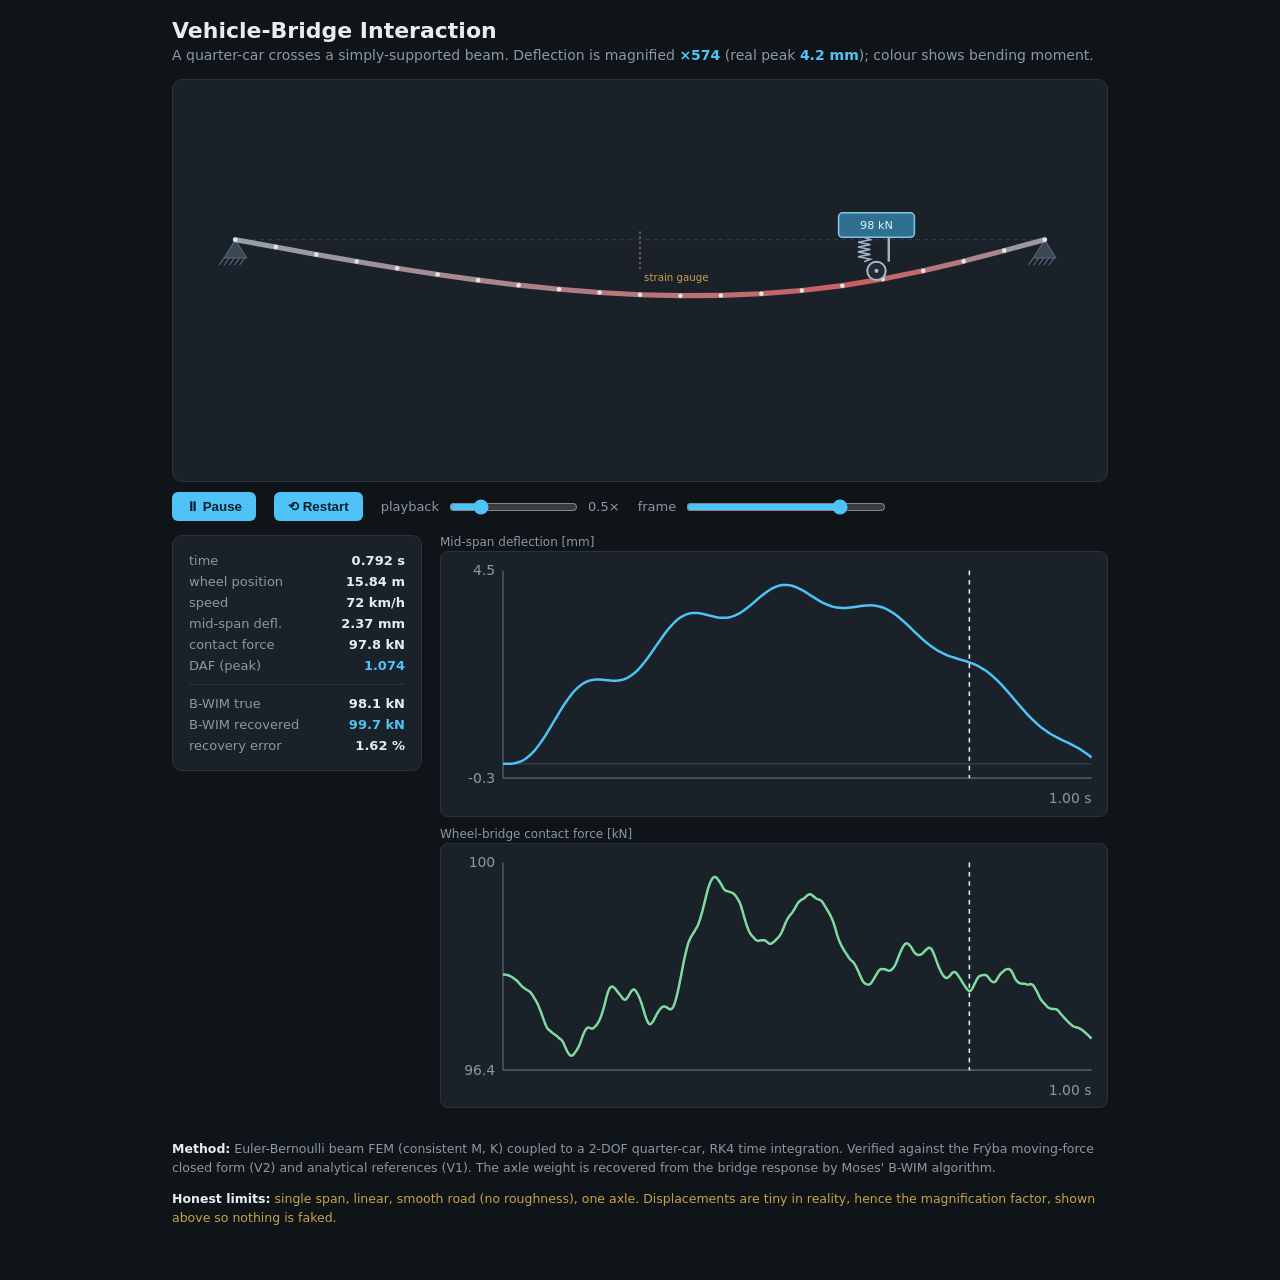
<file: web/index.html>
<!DOCTYPE html>
<html lang="en">
<head>
  <meta charset="utf-8" />
  <meta name="viewport" content="width=device-width, initial-scale=1" />
  <title>VBI Simulator, vehicle crossing a bridge</title>
  <link rel="stylesheet" href="style.css" />
</head>
<body>
  <header>
    <h1>Vehicle-Bridge Interaction</h1>
    <p class="sub">A quarter-car crosses a simply-supported beam. Deflection is
      magnified <strong id="magLabel">—</strong> (real peak
      <strong id="peakLabel">—</strong>); colour shows bending moment.</p>
  </header>

  <section id="scene-wrap">
    <svg id="scene" viewBox="0 0 900 380" preserveAspectRatio="xMidYMid meet"></svg>
  </section>

  <section id="controls">
    <button id="playBtn">⏸ Pause</button>
    <button id="restartBtn">⟲ Restart</button>
    <label>playback
      <input id="speed" type="range" min="0.1" max="2" step="0.1" value="0.5" />
      <span id="speedLabel">0.5×</span>
    </label>
    <label>frame
      <input id="scrub" type="range" min="0" max="100" step="1" value="0" />
    </label>
  </section>

  <section id="panels">
    <div class="readout" id="readout"></div>
    <div class="plots">
      <figure>
        <figcaption>Mid-span deflection [mm]</figcaption>
        <svg id="plotDefl" viewBox="0 0 430 170"></svg>
      </figure>
      <figure>
        <figcaption>Wheel-bridge contact force [kN]</figcaption>
        <svg id="plotForce" viewBox="0 0 430 170"></svg>
      </figure>
    </div>
  </section>

  <footer>
    <p><strong>Method:</strong> Euler-Bernoulli beam FEM (consistent M, K) coupled
      to a 2-DOF quarter-car, RK4 time integration. Verified against the Frýba
      moving-force closed form (V2) and analytical references (V1). The axle
      weight is recovered from the bridge response by Moses' B-WIM algorithm.</p>
    <p class="limit"><strong>Honest limits:</strong> single span, linear, smooth
      road (no roughness), one axle. Displacements are tiny in reality, hence the
      magnification factor, shown above so nothing is faked.</p>
  </footer>

  <!-- data is INJECTED, not fetched: opens by double-click, no server -->
  <script src="../output/sim_data.js"></script>
  <script src="render.js"></script>
</body>
</html>
</file>
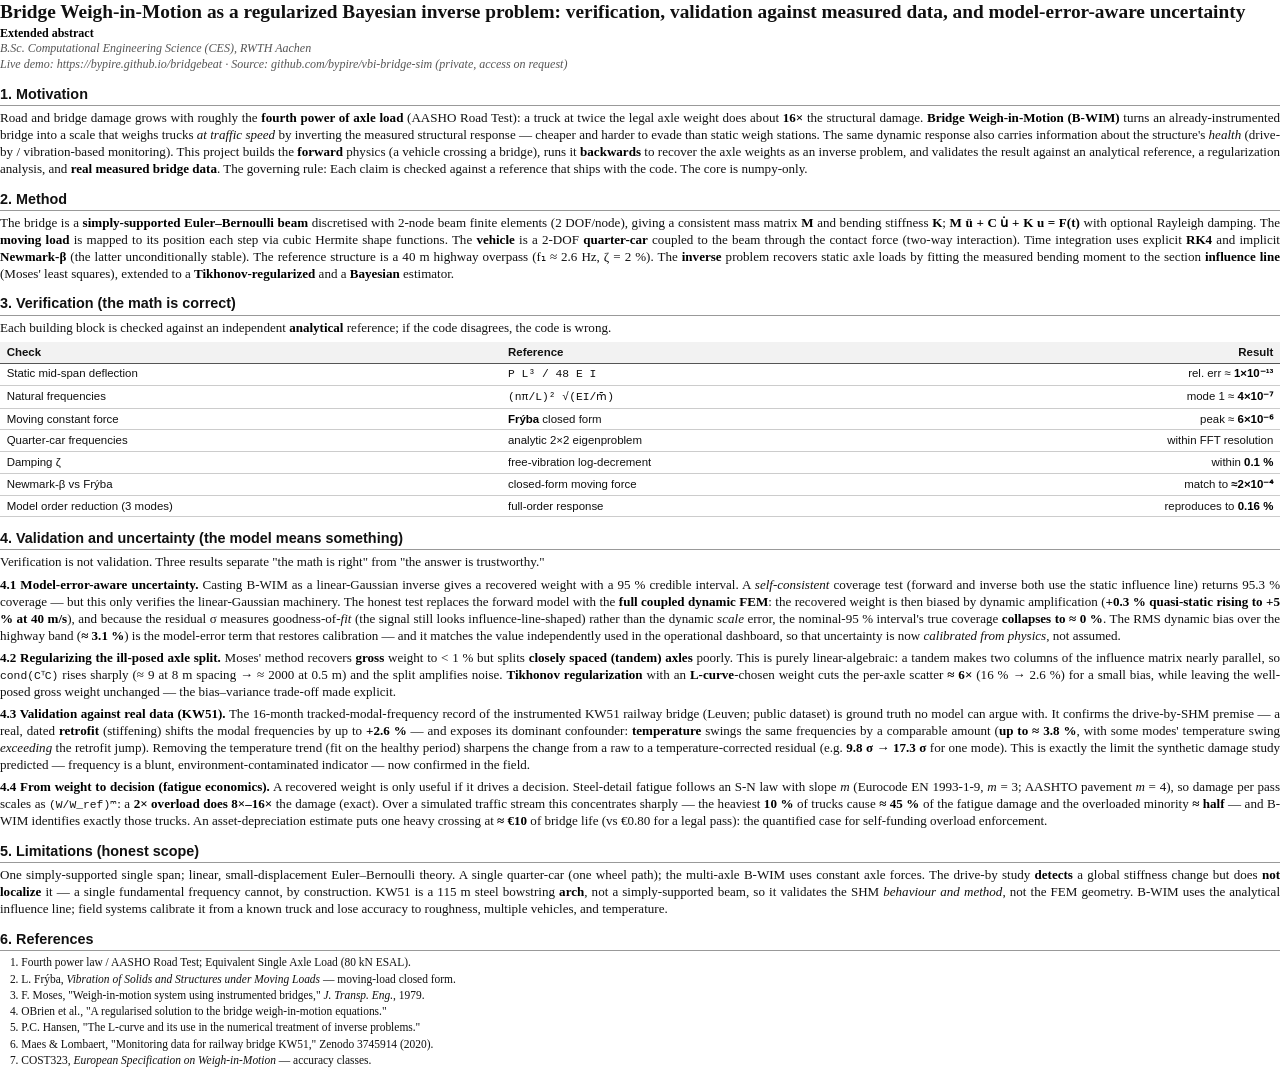
<file: output/report.html>
<!DOCTYPE html>
<html lang="en">
<head>
<meta charset="utf-8">
<title>B-WIM as a regularized Bayesian inverse problem — extended abstract</title>
<style>
  @page { size: A4; margin: 15mm 18mm; }
  html { font-size: 9.8pt; }
  body {
    font-family: "Georgia", "Times New Roman", serif;
    color: #111; line-height: 1.3; margin: 0;
    text-align: justify; hyphens: auto;
  }
  h1 { font-size: 14.5pt; line-height: 1.2; margin: 0 0 2pt 0; }
  .sub { font-size: 9pt; color: #333; margin: 0; }
  .sub em { color: #555; }
  h2 {
    font-size: 10.8pt; margin: 9pt 0 3pt 0; padding-bottom: 1pt;
    border-bottom: 0.6pt solid #999; font-family: "Helvetica","Arial",sans-serif;
  }
  p { margin: 0 0 4pt 0; }
  hr { border: none; border-top: 0.6pt solid #bbb; margin: 5pt 0; }
  table {
    width: 100%; border-collapse: collapse; font-size: 8.6pt;
    margin: 3pt 0 4pt 0; font-family: "Helvetica","Arial",sans-serif;
  }
  th, td { text-align: left; padding: 2.2pt 5pt; border-bottom: 0.5pt solid #ccc; vertical-align: top; }
  thead th { border-bottom: 1pt solid #555; background: #f2f2f2; }
  td:last-child, th:last-child { text-align: right; }
  td code, p code { font-family: "Consolas","Courier New",monospace; font-size: 8.5pt; }
  b, strong { color: #000; }
  ol { margin: 2pt 0 0 0; padding-left: 16pt; }
  ol li { font-size: 8.6pt; margin-bottom: 1pt; }
</style>
</head>
<body>

<h1>Bridge Weigh-in-Motion as a regularized Bayesian inverse problem: verification, validation against measured data, and model-error-aware uncertainty</h1>
<p class="sub"><b>Extended abstract</b><br>
<em>B.Sc. Computational Engineering Science (CES), RWTH Aachen</em><br>
<em>Live demo: https://bypire.github.io/bridgebeat &middot; Source: github.com/bypire/vbi-bridge-sim (private, access on request)</em></p>

<h2>1. Motivation</h2>
<p>Road and bridge damage grows with roughly the <b>fourth power of axle load</b> (AASHO Road
Test): a truck at twice the legal axle weight does about <b>16&times;</b> the structural damage.
<b>Bridge Weigh-in-Motion (B-WIM)</b> turns an already-instrumented bridge into a scale that
weighs trucks <em>at traffic speed</em> by inverting the measured structural response — cheaper
and harder to evade than static weigh stations. The same dynamic response also carries
information about the structure's <em>health</em> (drive-by / vibration-based monitoring). This
project builds the <b>forward</b> physics (a vehicle crossing a bridge), runs it <b>backwards</b>
to recover the axle weights as an inverse problem, and validates the result against an analytical
reference, a regularization analysis, and <b>real measured bridge data</b>. The governing rule:
Each claim is checked against a reference that ships with the code. The core is numpy-only.</p>

<h2>2. Method</h2>
<p>The bridge is a <b>simply-supported Euler–Bernoulli beam</b> discretised with 2-node beam
finite elements (2 DOF/node), giving a consistent mass matrix <b>M</b> and bending stiffness
<b>K</b>; <b>M&nbsp;&uuml;&nbsp;+&nbsp;C&nbsp;u&#775;&nbsp;+&nbsp;K&nbsp;u&nbsp;=&nbsp;F(t)</b> with
optional Rayleigh damping. The <b>moving load</b> is mapped to its position each step via cubic
Hermite shape functions. The <b>vehicle</b> is a 2-DOF <b>quarter-car</b> coupled to the beam
through the contact force (two-way interaction). Time integration uses explicit <b>RK4</b> and
implicit <b>Newmark-&beta;</b> (the latter unconditionally stable). The reference structure is a
40&nbsp;m highway overpass (f&#8321;&nbsp;&asymp;&nbsp;2.6&nbsp;Hz, &zeta;&nbsp;=&nbsp;2&nbsp;%). The
<b>inverse</b> problem recovers static axle loads by fitting the measured bending moment to the
section <b>influence line</b> (Moses' least squares), extended to a <b>Tikhonov-regularized</b> and
a <b>Bayesian</b> estimator.</p>

<h2>3. Verification (the math is correct)</h2>
<p>Each building block is checked against an independent <b>analytical</b> reference; if the code
disagrees, the code is wrong.</p>
<table>
  <thead><tr><th>Check</th><th>Reference</th><th>Result</th></tr></thead>
  <tbody>
    <tr><td>Static mid-span deflection</td><td><code>P L&sup3; / 48 E I</code></td><td>rel. err &asymp; <b>1&times;10&#8315;&sup1;&sup3;</b></td></tr>
    <tr><td>Natural frequencies</td><td><code>(n&pi;/L)&sup2; &radic;(EI/m&#772;)</code></td><td>mode 1 &asymp; <b>4&times;10&#8315;&#8311;</b></td></tr>
    <tr><td>Moving constant force</td><td><b>Frýba</b> closed form</td><td>peak &asymp; <b>6&times;10&#8315;&#8310;</b></td></tr>
    <tr><td>Quarter-car frequencies</td><td>analytic 2&times;2 eigenproblem</td><td>within FFT resolution</td></tr>
    <tr><td>Damping &zeta;</td><td>free-vibration log-decrement</td><td>within <b>0.1 %</b></td></tr>
    <tr><td>Newmark-&beta; vs Frýba</td><td>closed-form moving force</td><td>match to <b>&asymp;2&times;10&#8315;&#8308;</b></td></tr>
    <tr><td>Model order reduction (3 modes)</td><td>full-order response</td><td>reproduces to <b>0.16 %</b></td></tr>
  </tbody>
</table>

<h2>4. Validation and uncertainty (the model means something)</h2>
<p>Verification is not validation. Three results separate "the math is right" from "the answer is
trustworthy."</p>
<p><b>4.1 Model-error-aware uncertainty.</b> Casting B-WIM as a linear-Gaussian inverse gives a
recovered weight with a 95 % credible interval. A <em>self-consistent</em> coverage test (forward
and inverse both use the static influence line) returns 95.3 % coverage — but this only verifies
the linear-Gaussian machinery. The honest test replaces the forward model with the <b>full coupled
dynamic FEM</b>: the recovered weight is then biased by dynamic amplification (<b>+0.3 %
quasi-static rising to +5 % at 40 m/s</b>), and because the residual &sigma; measures
goodness-of-<em>fit</em> (the signal still looks influence-line-shaped) rather than the dynamic
<em>scale</em> error, the nominal-95 % interval's true coverage <b>collapses to &asymp; 0 %</b>. The
RMS dynamic bias over the highway band (<b>&asymp; 3.1 %</b>) is the model-error term that restores
calibration — and it matches the value independently used in the operational dashboard, so that
uncertainty is now <em>calibrated from physics</em>, not assumed.</p>
<p><b>4.2 Regularizing the ill-posed axle split.</b> Moses' method recovers <b>gross</b> weight to
&lt; 1 % but splits <b>closely spaced (tandem) axles</b> poorly. This is purely linear-algebraic: a
tandem makes two columns of the influence matrix nearly parallel, so <code>cond(C&#7488;C)</code>
rises sharply (&asymp; 9 at 8 m spacing &rarr; &asymp; 2000 at 0.5 m) and the split amplifies noise.
<b>Tikhonov regularization</b> with an <b>L-curve</b>-chosen weight cuts the per-axle scatter
<b>&asymp; 6&times;</b> (16 % &rarr; 2.6 %) for a small bias, while leaving the well-posed gross
weight unchanged — the bias–variance trade-off made explicit.</p>
<p><b>4.3 Validation against real data (KW51).</b> The 16-month tracked-modal-frequency record of
the instrumented KW51 railway bridge (Leuven; public dataset) is ground truth no model can argue
with. It confirms the drive-by-SHM premise — a real, dated <b>retrofit</b> (stiffening) shifts the
modal frequencies by up to <b>+2.6 %</b> — and exposes its dominant confounder: <b>temperature</b>
swings the same frequencies by a comparable amount (<b>up to &asymp; 3.8 %</b>, with some modes'
temperature swing <em>exceeding</em> the retrofit jump). Removing the temperature trend (fit on the
healthy period) sharpens the change from a raw to a temperature-corrected residual (e.g.
<b>9.8 &sigma; &rarr; 17.3 &sigma;</b> for one mode). This is exactly the limit the synthetic damage
study predicted — frequency is a blunt, environment-contaminated indicator — now confirmed in the
field.</p>

<p><b>4.4 From weight to decision (fatigue economics).</b> A recovered weight is only useful
if it drives a decision. Steel-detail fatigue follows an S-N law with slope <em>m</em> (Eurocode
EN 1993-1-9, <em>m</em> = 3; AASHTO pavement <em>m</em> = 4), so damage per pass scales as
<code>(W/W_ref)&#7504;</code>: a <b>2&times; overload does 8&times;–16&times;</b> the damage
(exact). Over a simulated traffic stream this concentrates sharply — the heaviest <b>10 %</b>
of trucks cause <b>&asymp; 45 %</b> of the fatigue damage and the overloaded minority
<b>&asymp; half</b> — and B-WIM identifies exactly those trucks. An asset-depreciation estimate
puts one heavy crossing at <b>&asymp; &euro;10</b> of bridge life (vs &euro;0.80 for a legal
pass): the quantified case for self-funding overload enforcement.</p>

<h2>5. Limitations (honest scope)</h2>
<p>One simply-supported single span; linear, small-displacement Euler–Bernoulli theory. A single
quarter-car (one wheel path); the multi-axle B-WIM uses constant axle forces. The drive-by study
<b>detects</b> a global stiffness change but does <b>not localize</b> it — a single fundamental
frequency cannot, by construction. KW51 is a 115 m steel bowstring <b>arch</b>, not a
simply-supported beam, so it validates the SHM <em>behaviour and method</em>, not the FEM geometry.
B-WIM uses the analytical influence line; field systems calibrate it from a known truck and lose
accuracy to roughness, multiple vehicles, and temperature.</p>

<h2>6. References</h2>
<ol>
  <li>Fourth power law / AASHO Road Test; Equivalent Single Axle Load (80 kN ESAL).</li>
  <li>L. Frýba, <em>Vibration of Solids and Structures under Moving Loads</em> — moving-load closed form.</li>
  <li>F. Moses, "Weigh-in-motion system using instrumented bridges," <em>J. Transp. Eng.</em>, 1979.</li>
  <li>OBrien et al., "A regularised solution to the bridge weigh-in-motion equations."</li>
  <li>P.C. Hansen, "The L-curve and its use in the numerical treatment of inverse problems."</li>
  <li>Maes &amp; Lombaert, "Monitoring data for railway bridge KW51," Zenodo 3745914 (2020).</li>
  <li>COST323, <em>European Specification on Weigh-in-Motion</em> — accuracy classes.</li>
</ol>

</body>
</html>
</file>
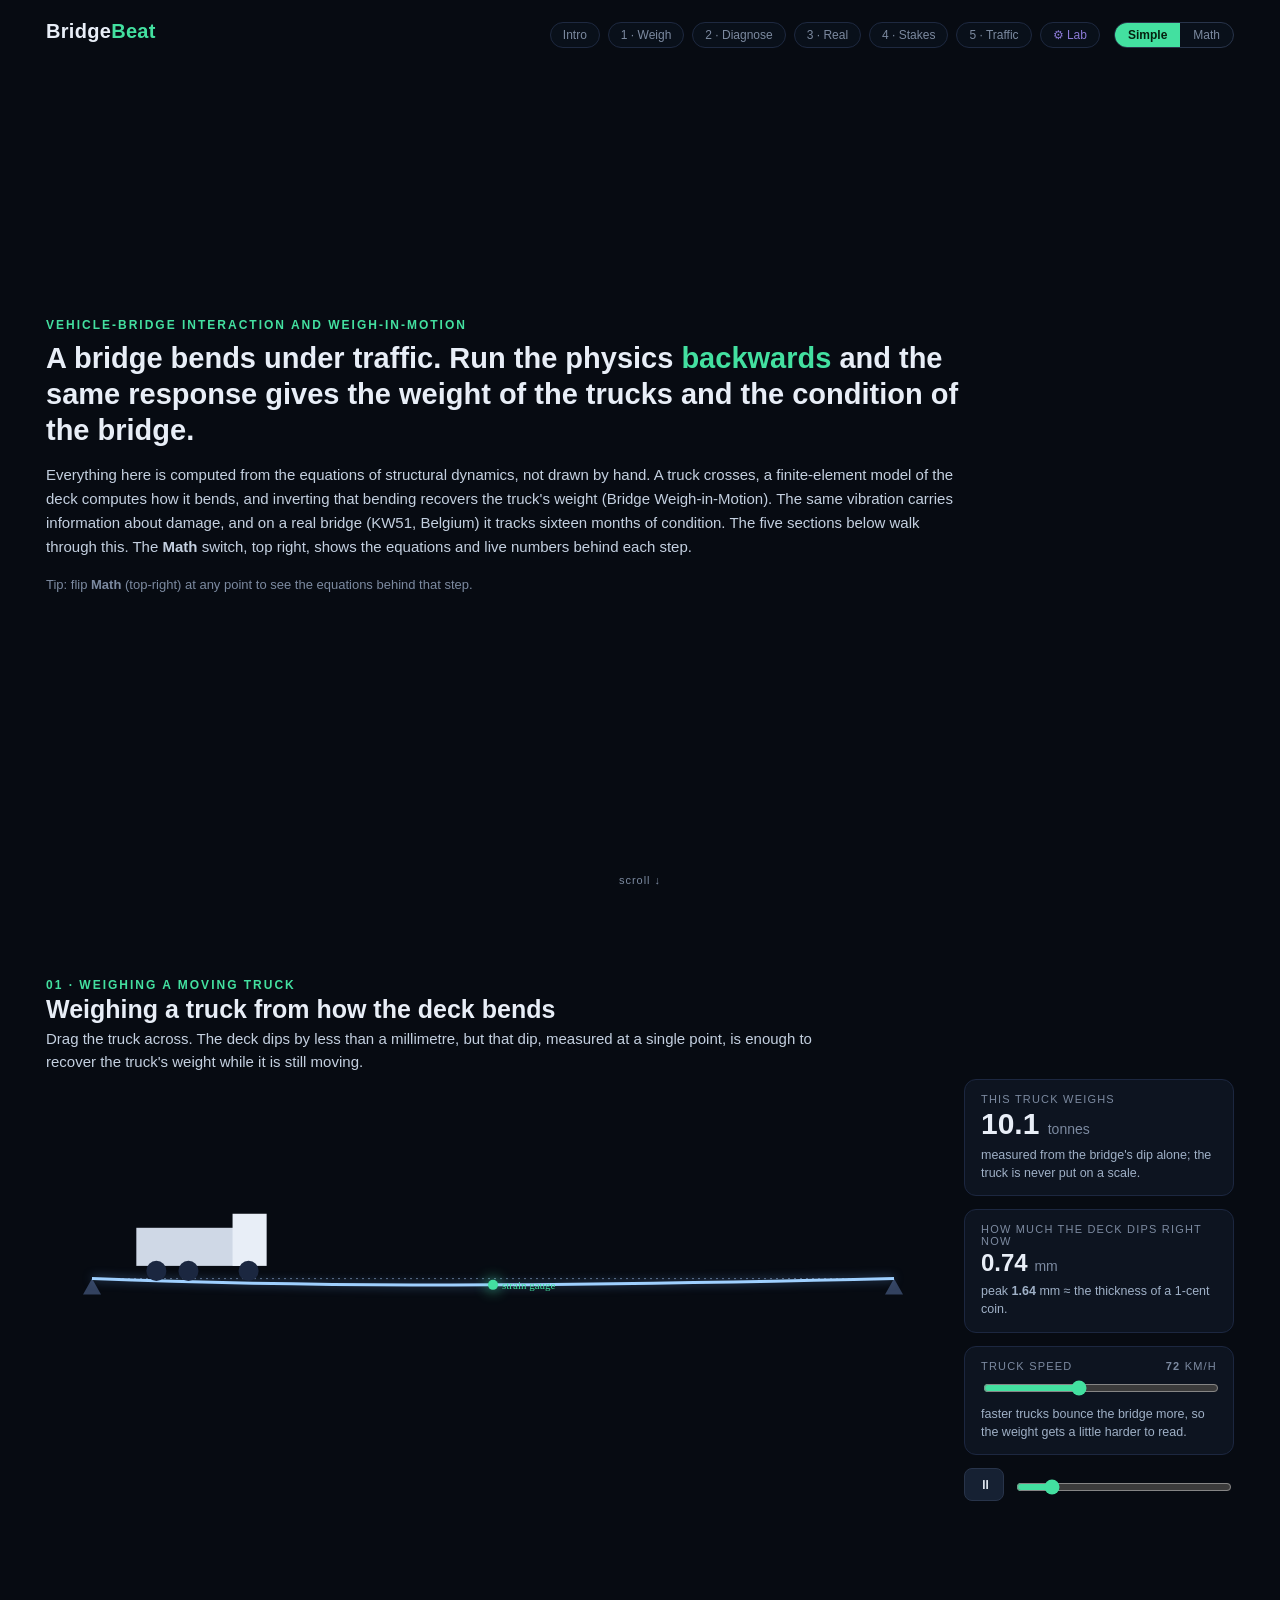
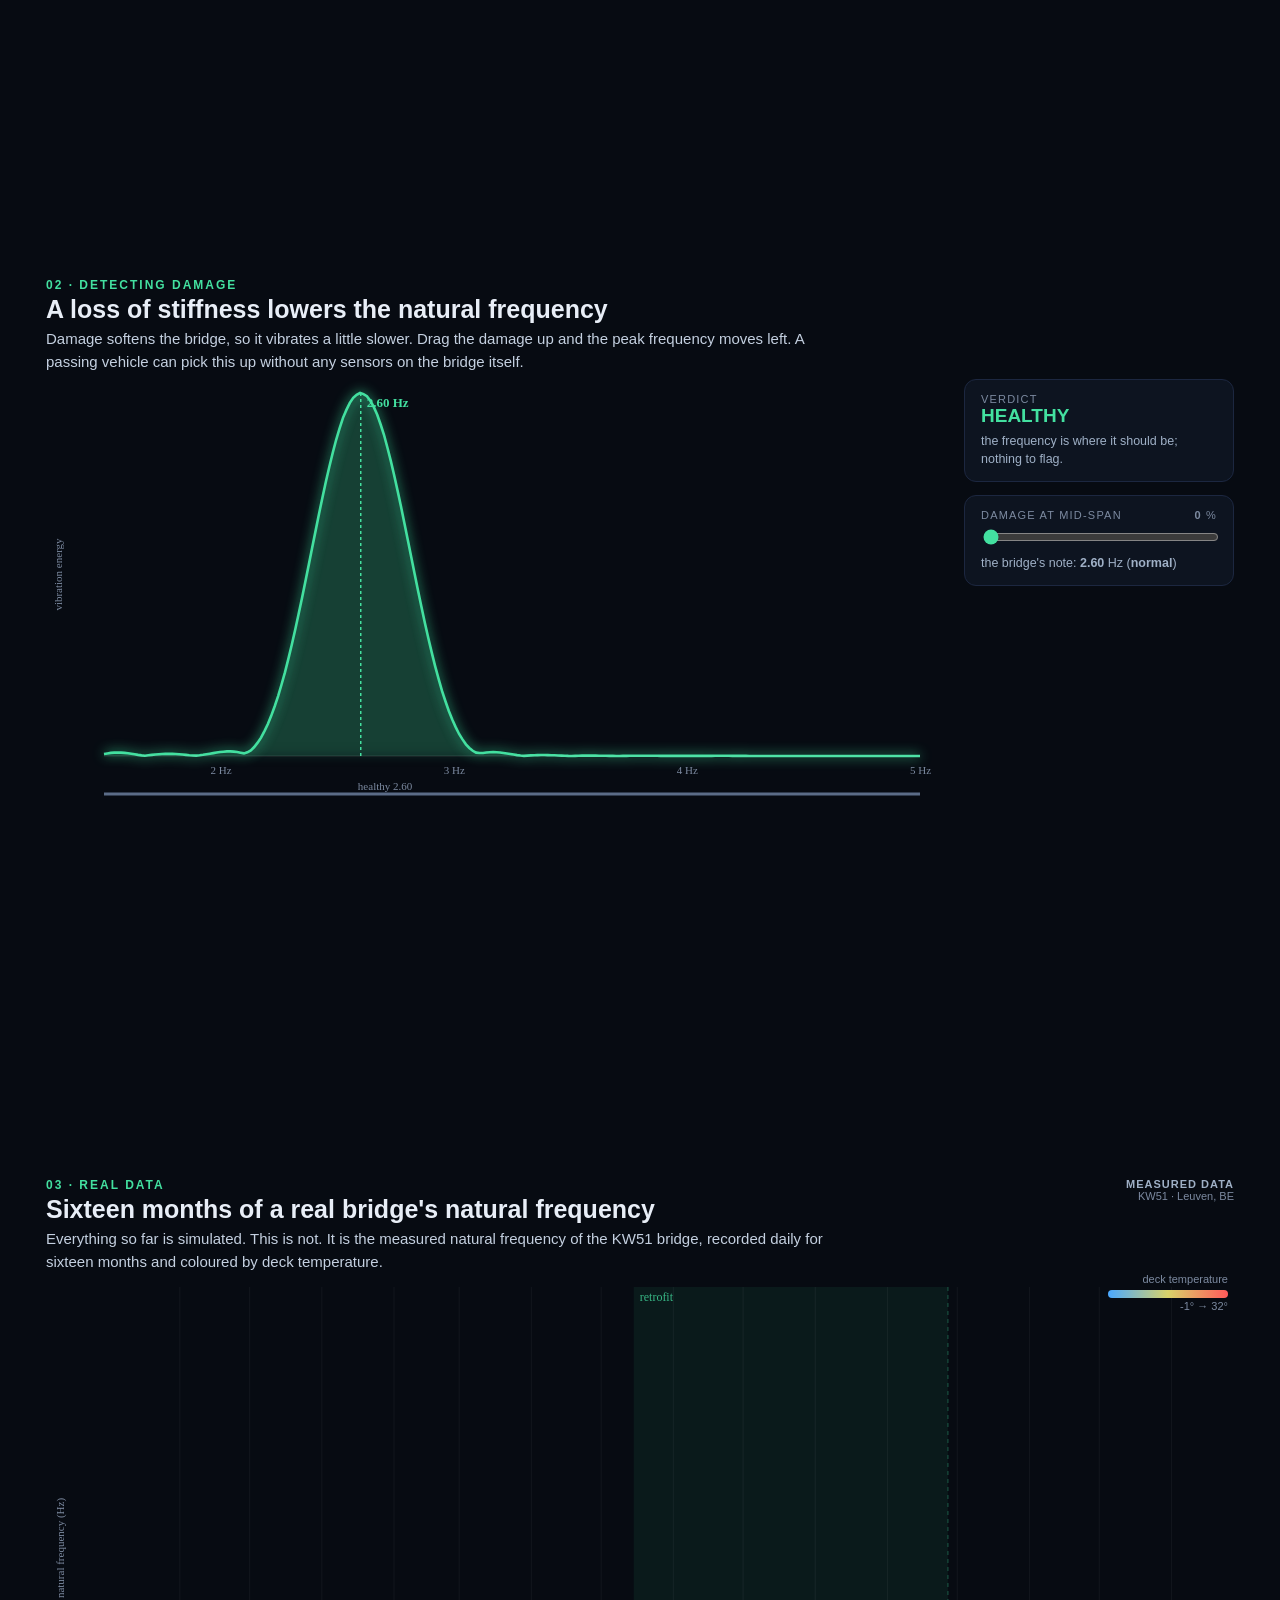
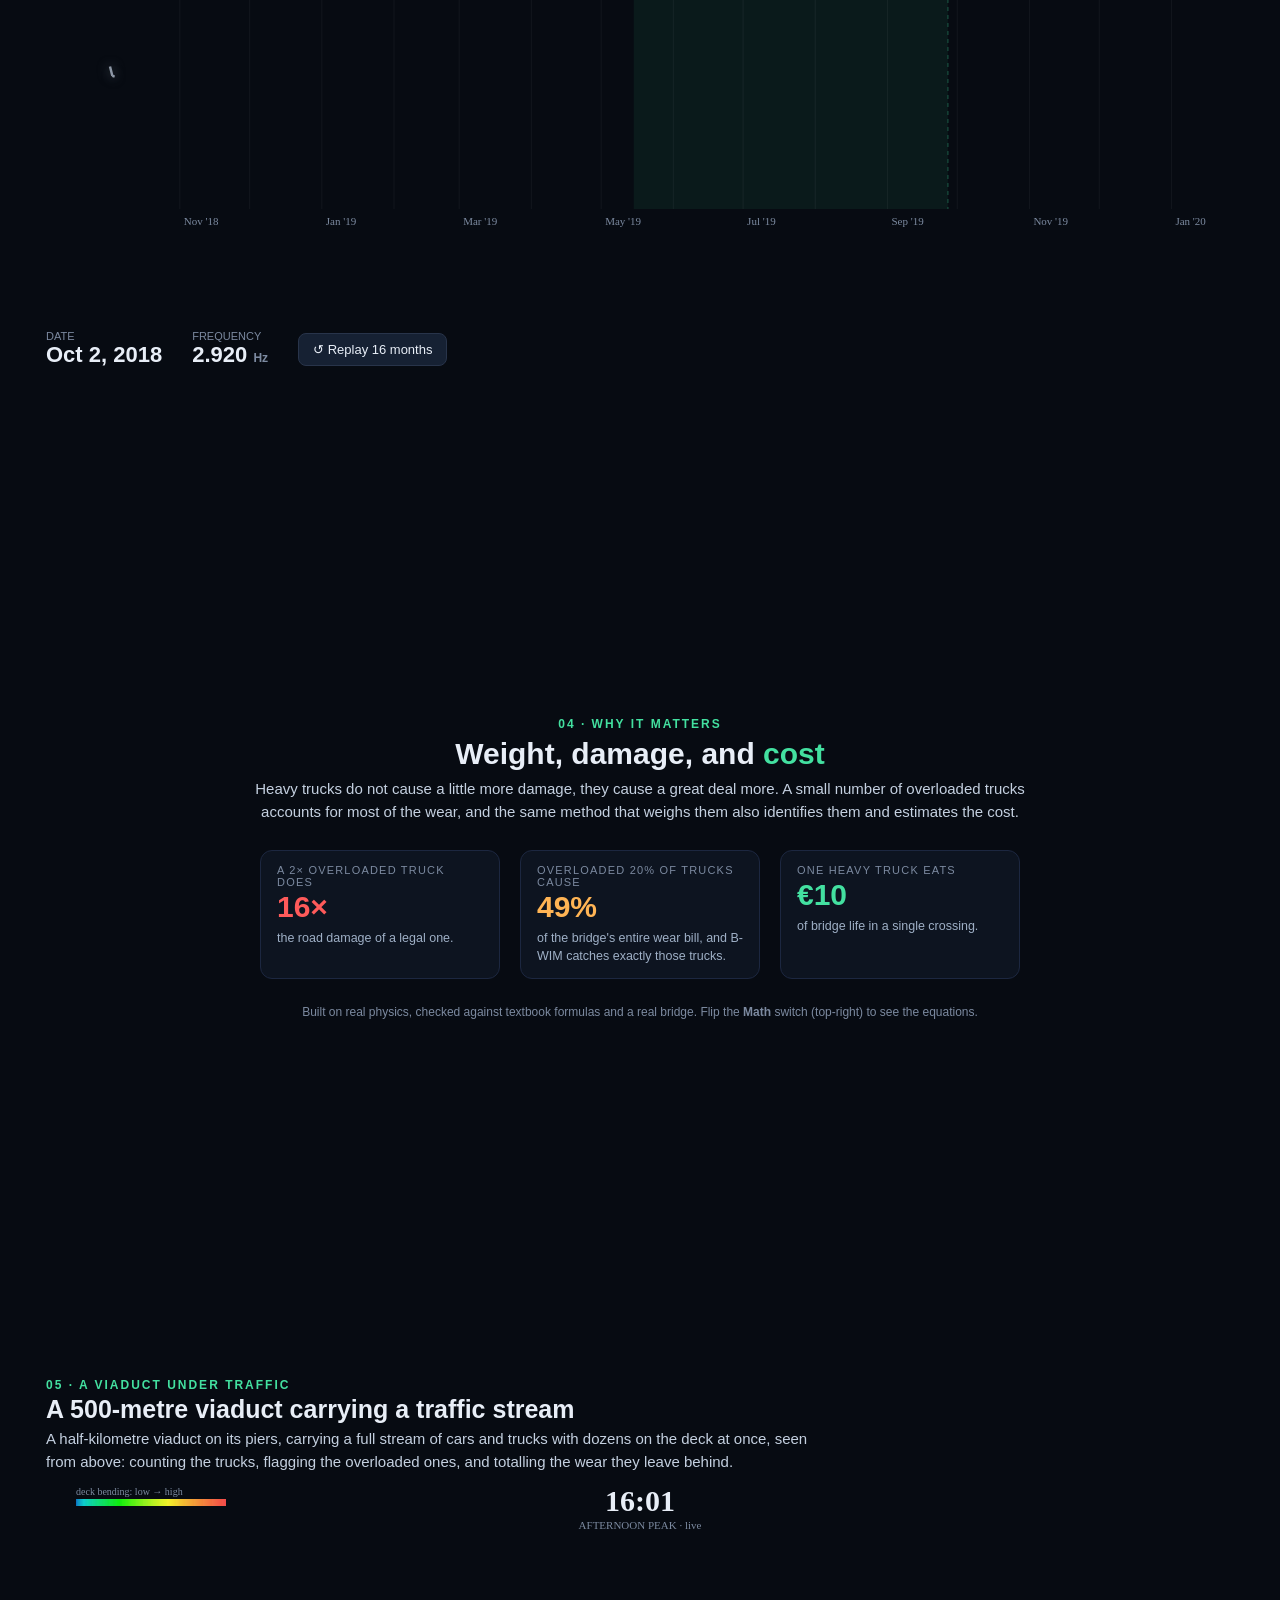
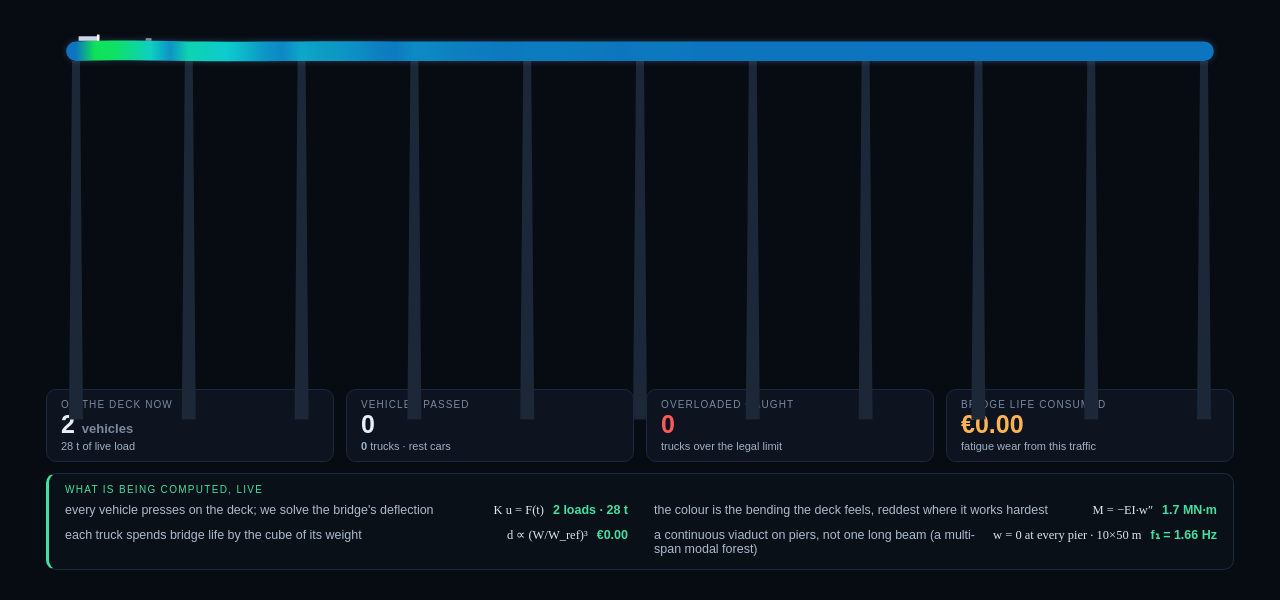
<file: web/bridgebeat.html>
<!DOCTYPE html>
<html lang="en">
<head>
<meta charset="utf-8">
<meta name="viewport" content="width=device-width, initial-scale=1">
<title>BridgeBeat | vehicle-bridge interaction and weigh-in-motion</title>
<style>
  :root { --bg:#070b12; --panel:#0d1420; --ink:#e8eef7; --dim:#7c8aa0;
          --hot:#ff5a5a; --cold:#4aa8ff; --ok:#43e0a0; --warn:#ffb454; }
  * { box-sizing:border-box; }
  html { scroll-behavior:smooth; }
  body { margin:0; background:var(--bg); color:var(--ink);
    font-family:-apple-system,"Segoe UI",Roboto,Helvetica,Arial,sans-serif;
    scroll-snap-type:y mandatory; overflow-x:hidden; }
  .act { height:100vh; scroll-snap-align:start; position:relative;
    padding:78px 46px 30px; display:flex; flex-direction:column; }
  canvas { display:block; width:100%; flex:1; min-height:0; }

  /* fixed chrome */
  .brand { position:fixed; top:20px; left:46px; z-index:30; font-size:20px;
    font-weight:800; letter-spacing:.3px; pointer-events:none; }
  .brand .b { color:var(--ok); }
  .nav { position:fixed; top:22px; right:46px; z-index:30; display:flex; gap:8px;
    align-items:center; }
  .nav a { font-size:12px; color:var(--dim); text-decoration:none; padding:5px 12px;
    border:1px solid #1e2940; border-radius:20px; background:rgba(13,20,32,.6); }
  .nav a:hover { color:var(--ink); border-color:#33425f; }
  .nav a.lab { color:#8b7ad6; }
  /* mode toggle */
  .modesw { display:flex; border:1px solid #28344a; border-radius:20px; overflow:hidden;
    background:rgba(13,20,32,.6); margin-left:6px; cursor:pointer; }
  .modesw span { font-size:12px; padding:5px 13px; color:var(--dim); user-select:none; }
  .modesw span.on { background:var(--ok); color:#06210f; font-weight:700; }
  .scrollhint { position:fixed; bottom:14px; left:50%; transform:translateX(-50%);
    z-index:20; font-size:11px; color:var(--dim); letter-spacing:1px;
    animation:bob 1.8s infinite; pointer-events:none; }
  @keyframes bob { 50%{ transform:translateX(-50%) translateY(5px);} }

  .head .n { font-size:12px; color:var(--ok); letter-spacing:2px; font-weight:700; }
  .head h2 { margin:3px 0 4px; font-size:25px; font-weight:800; }
  .head p { margin:0; font-size:15px; color:#c4d0e0; max-width:780px; line-height:1.5; }

  .stage { display:flex; gap:24px; flex:1; min-height:0; }
  .stagecanvas { flex:1; min-width:0; position:relative; }
  .side { width:270px; flex-shrink:0; display:flex; flex-direction:column; gap:13px;
    padding-top:6px; }
  .card { background:var(--panel); border:1px solid #1c2740; border-radius:12px;
    padding:13px 16px; }
  .card .k { font-size:11px; color:var(--dim); text-transform:uppercase;
    letter-spacing:1.2px; }
  .card .v { font-size:30px; font-weight:800; font-variant-numeric:tabular-nums;
    margin-top:2px; }
  .card .v small { font-size:14px; color:var(--dim); font-weight:500; }
  .card .sub { font-size:12.5px; color:#9fb0c6; margin-top:5px; line-height:1.45; }
  input[type=range]{ width:100%; accent-color:var(--ok); margin-top:8px; }
  .ctrlrow { display:flex; align-items:center; gap:10px; }
  .verdict { font-size:19px; font-weight:800; }
  .verdict.ok { color:var(--ok); } .verdict.bad { color:var(--hot); }
  .legend { font-size:11px; color:var(--dim); }
  .legend .bar { width:120px; height:8px; border-radius:4px; margin:5px 0 2px;
    background:linear-gradient(90deg,var(--cold),#d9d36a,var(--hot)); }
  button { background:#162133; color:var(--ink); border:1px solid #28344a;
    border-radius:8px; padding:8px 14px; font-size:13px; cursor:pointer; }
  button:hover { background:#1d2c44; }
  .pp { width:40px; }
  .badge { font-size:11px; color:var(--dim); }
  .badge .live { color:var(--hot); font-weight:700; letter-spacing:1px; }
  .badge .live::before { content:"\25CF"; margin-right:5px; animation:blink 1.4s infinite; }
  @keyframes blink { 50%{opacity:.25;} }
  @keyframes fade { from{opacity:0;transform:translateY(-5px);} to{opacity:1;transform:none;} }
  .reveal { position:absolute; left:50%; top:30%; transform:translate(-50%,-50%) scale(.94);
    text-align:center; opacity:0; transition:opacity .55s, transform .55s;
    pointer-events:none; width:min(600px,86vw); background:rgba(8,12,20,.92);
    border:1px solid #28344a; border-radius:16px; padding:24px 28px;
    box-shadow:0 18px 60px rgba(0,0,0,.6); }
  .reveal.show { opacity:1; transform:translate(-50%,-50%) scale(1); }
  .reveal .big { font-size:27px; font-weight:800; line-height:1.2; }
  .reveal .big .up { color:var(--ok); }
  .reveal .small { font-size:14px; color:#c4d0e0; margin-top:11px; line-height:1.5; }
  /* the "mechanism" panels — visible formulas + live numbers (math mode) */
  .mech { background:#0a1018; border:1px solid #1c2740; border-left:3px solid var(--ok);
    border-radius:10px; padding:12px 15px; }
  .mech .t { font-size:10px; text-transform:uppercase; letter-spacing:1.3px;
    color:var(--ok); margin-bottom:8px; }
  .mech .row { font-family:"Cambria Math","Consolas","Georgia",serif; font-size:14px;
    color:#dbe5f2; margin:7px 0; line-height:1.45; }
  .mech .lab { display:block; font-family:-apple-system,"Segoe UI",sans-serif;
    font-size:10.5px; color:var(--dim); letter-spacing:.2px; margin-bottom:1px;
    text-transform:none; }
  .mech .live { color:var(--ok); font-weight:700; }
  .intro p { font-size:15px; color:#c4d0e0; line-height:1.6; }
  /* Act 5 — bridge centred on top, live data row + live-math row below */
  .v5stats { display:flex; gap:12px; margin-top:10px; }
  .v5stat { flex:1; background:var(--panel); border:1px solid #1c2740; border-radius:10px;
    padding:9px 14px; }
  .v5stat .k { font-size:10px; text-transform:uppercase; letter-spacing:1.1px; color:var(--dim); }
  .v5stat .v { font-size:25px; font-weight:800; font-variant-numeric:tabular-nums; line-height:1.15; }
  .v5stat .v small { font-size:13px; color:var(--dim); font-weight:600; }
  .v5stat .s { font-size:11px; color:#9fb0c6; margin-top:1px; }
  .v5math { margin-top:11px; background:#0a1018; border:1px solid #1c2740;
    border-left:3px solid var(--ok); border-radius:10px; padding:10px 16px; }
  .v5math .t { font-size:10px; text-transform:uppercase; letter-spacing:1.3px; color:var(--ok); margin-bottom:5px; }
  .v5math .grid { display:grid; grid-template-columns:1fr 1fr; gap:3px 26px; }
  .v5math .r { display:flex; align-items:baseline; gap:9px; padding:3px 0; font-size:12.5px; }
  .v5math .r .ex { color:#aebbcd; flex:1; }
  .v5math .r .eq { font-family:"Cambria Math","Consolas","Georgia",serif; color:#dbe5f2; white-space:nowrap; }
  .v5math .r .lv { color:var(--ok); font-weight:700; white-space:nowrap; font-variant-numeric:tabular-nums; }
  /* mode visibility */
  .only-math { display:none; }
  body.math .only-math { display:block; }
  body.math .only-simple { display:none; }
</style>
</head>
<body class="simple">
<div class="brand">Bridge<span class="b">Beat</span></div>
<nav class="nav">
  <a href="#act0">Intro</a><a href="#act1">1 · Weigh</a><a href="#act2">2 · Diagnose</a><a href="#act3">3 · Real</a><a href="#act4">4 · Stakes</a><a href="#act5">5 · Traffic</a>
  <a href="index.html" class="lab" id="lablink" title="advanced engineering tools">⚙ Lab</a>
  <div class="modesw" id="modesw" title="Simple = plain language · Math = equations, error bars, references">
    <span id="m-simple" class="on">Simple</span><span id="m-math">Math</span></div>
</nav>
<div class="scrollhint">scroll ↓</div>

<!-- ============ ACT 0 — what this actually is ============ -->
<section class="act intro" id="act0" style="justify-content:center">
  <div style="max-width:920px">
    <div class="n" style="color:var(--ok);font-size:12px;letter-spacing:2px;font-weight:700">
      VEHICLE-BRIDGE INTERACTION AND WEIGH-IN-MOTION</div>
    <h2 style="font-size:29px;margin:8px 0 14px;line-height:1.25">A bridge bends under traffic.
      Run the physics <span style="color:var(--ok)">backwards</span> and the same response
      gives the weight of the trucks and the condition of the bridge.</h2>
    <p>Everything here is computed from the equations of structural dynamics, not drawn by hand.
      A truck crosses, a finite-element model of the deck computes how it bends, and inverting that
      bending recovers the truck's weight (Bridge Weigh-in-Motion). The same vibration carries
      information about damage, and on a real bridge (KW51, Belgium) it tracks sixteen months of
      condition. The five sections below walk through this. The <b>Math</b> switch, top right, shows
      the equations and live numbers behind each step.</p>
    <div class="mech only-math" style="margin-top:18px">
      <div class="t">What the model computes</div>
      <div class="row"><span class="lab">FORWARD · Euler–Bernoulli beam, 2-node elements (2 DOF/node), consistent mass M &amp; stiffness K</span>
        M&nbsp;ü&nbsp;+&nbsp;C&nbsp;u̇&nbsp;+&nbsp;K&nbsp;u&nbsp;=&nbsp;F(t)</div>
      <div class="row"><span class="lab">LOAD · moving wheel placed by cubic Hermite shape functions; marched in time</span>
        F(t)&nbsp;=&nbsp;N(x(t))·P&nbsp;&nbsp;(RK4 &amp; implicit Newmark-β)</div>
      <div class="row"><span class="lab">INVERSE · fit the measured moment to the section influence line (Moses), regularized + Bayesian</span>
        M(t)=Σₖ&nbsp;Pₖ·IL(xₖ)&nbsp;→&nbsp;P&nbsp;=&nbsp;(CᵀC)⁻¹CᵀM&nbsp;&nbsp;(±95% CI)</div>
      <div class="row"><span class="lab">VALIDATE · real modal frequencies (KW51) · fatigue economics · multiple-presence gate</span>
        fₙ=(nπ/L)²√(EI/m̄)/2π&nbsp;·&nbsp;damage∝(W/W_ref)ᵐ&nbsp;·&nbsp;weigh iff 1 vehicle on span</div>
    </div>
    <p class="only-simple" style="margin-top:16px;color:var(--dim);font-size:13px">
      Tip: flip <b>Math</b> (top-right) at any point to see the equations behind that step.</p>
    <div class="scrollhint" style="position:static;margin-top:22px;animation:none">scroll to begin ↓</div>
  </div>
</section>

<!-- ============ ACT 1 — weigh a moving truck ============ -->
<section class="act" id="act1">
  <div class="head"><div class="n">01 · WEIGHING A MOVING TRUCK</div>
    <h2>Weighing a truck from how the deck bends</h2>
    <p class="cap" data-simple="Drag the truck across. The deck dips by less than a millimetre, but that dip, measured at a single point, is enough to recover the truck's weight while it is still moving."
       data-math="A moving load deflects the beam; the mid-span bending moment, fit to the section's influence line (Moses' least squares), recovers the static axle weight. The deflection is sub-millimetre, so the shape is drawn magnified.">
      Drag the truck across. The deck dips by less than a millimetre, but that dip, measured at a
      single point, is enough to recover the truck's weight while it is still moving.</p></div>
  <div class="stage">
    <div class="stagecanvas"><canvas id="cv1"></canvas></div>
    <div class="side">
      <div class="card"><div class="k">this truck weighs</div>
        <div class="v"><span id="recT">—</span> <small>tonnes</small></div>
        <div class="sub only-simple">measured from the bridge's dip alone; the truck is never put on a scale.</div>
        <div class="sub only-math">B-WIM (Moses) recovery · true <b id="trueT">—</b> t ·
          error <b id="errP">—</b> · DAF <b id="dafV">—</b></div></div>
      <div class="card"><div class="k">how much the deck dips right now</div>
        <div class="v" style="font-size:24px"><span id="sagMM">0.0</span> <small>mm</small></div>
        <div class="sub">peak <b id="peakMM">—</b> mm ≈ the thickness of a 1-cent coin.
          <span class="only-math">Shape drawn ×<b id="dispMag">—</b>; data magnification ×<b id="dataMag">—</b>.</span></div></div>
      <div class="card"><div class="k ctrlrow" style="justify-content:space-between">
          <span>truck speed</span><span><b id="spK">—</b> km/h</span></div>
        <input type="range" id="spd" min="0" max="5" step="1" value="2">
        <div class="sub only-simple">faster trucks bounce the bridge more, so the weight gets a little harder to read.</div>
        <div class="sub only-math">higher speed → larger DAF → larger dynamic B-WIM error (see error above).</div></div>
      <div class="mech only-math"><div class="t">Mechanism</div>
        <div class="row"><span class="lab">equation of motion (beam FEM)</span>M&nbsp;ü&nbsp;+&nbsp;C&nbsp;u̇&nbsp;+&nbsp;K&nbsp;u&nbsp;=&nbsp;F(t)</div>
        <div class="row"><span class="lab">marched by numerical integration (RK4), step by step in time</span>u̇&nbsp;=&nbsp;v,&nbsp;&nbsp;v̇&nbsp;=&nbsp;M⁻¹(F−Ku−Cu̇)</div>
        <div class="row"><span class="lab">weigh by least-squares signal inversion (Moses)</span>P&nbsp;=&nbsp;(CᵀC)⁻¹CᵀM&nbsp;→&nbsp;<span class="live" id="mq1">—</span></div>
        <div class="row"><span class="lab">dynamic amplification</span>DAF&nbsp;=&nbsp;max|w|/w<sub>static</sub>&nbsp;=&nbsp;<span class="live" id="mq1d">—</span></div></div>
      <div class="ctrlrow"><button class="pp" id="pp1">⏸</button>
        <input type="range" id="scrub1" min="0" max="100" step="1" value="0" style="flex:1"></div>
    </div>
  </div>
</section>

<!-- ============ ACT 2 — diagnose from the wiggle ============ -->
<section class="act" id="act2">
  <div class="head"><div class="n">02 · DETECTING DAMAGE</div>
    <h2>A loss of stiffness lowers the natural frequency</h2>
    <p class="cap" data-simple="Damage softens the bridge, so it vibrates a little slower. Drag the damage up and the peak frequency moves left. A passing vehicle can pick this up without any sensors on the bridge itself."
       data-math="A local EI loss lowers the natural frequency. The plotted spectrum is the bridge's vibration energy against frequency; its peak, detected from a passing vehicle, moves down as mid-span stiffness drops.">
      Damage softens the bridge, so it vibrates a little slower. Drag the damage up and the peak
      frequency moves left. A passing vehicle can pick this up without any sensors on the bridge
      itself.</p></div>
  <div class="stage">
    <div class="stagecanvas"><canvas id="cv2"></canvas></div>
    <div class="side">
      <div class="card"><div class="k">verdict</div>
        <div class="verdict ok" id="verdict">HEALTHY</div>
        <div class="sub" id="vsub"></div></div>
      <div class="card"><div class="k ctrlrow" style="justify-content:space-between">
          <span>damage at mid-span</span><span><b id="sevV">0</b> %</span></div>
        <input type="range" id="sev" min="0" max="5" step="1" value="0">
        <div class="sub only-simple">the bridge's note: <b id="fV">—</b> Hz (<b id="dropV">—</b>)</div>
        <div class="sub only-math">f<sub>detected</sub> = <b id="fV2">—</b> Hz, <b id="dropV2">—</b> below healthy ·
          peak from vehicle FFT</div></div>
      <div class="card only-math"><div class="k">honest limit</div>
        <div class="sub">frequency says <b>something changed</b>, not <b>where</b>. A single
          global mode cannot localise damage. Confirmed on real data in Act 3.</div></div>
      <div class="mech only-math"><div class="t">Mechanism</div>
        <div class="row"><span class="lab">beam natural frequency</span>f₁&nbsp;=&nbsp;(π/L)²√(EI/m̄)&nbsp;/&nbsp;2π</div>
        <div class="row"><span class="lab">damage softens the section</span>EI&nbsp;→&nbsp;(1−d)·EI&nbsp;⇒&nbsp;f₁&nbsp;↓&nbsp;<span class="live" id="mq2">—</span></div>
        <div class="row"><span class="lab">read from the vehicle's acceleration spectrum (FFT)</span>f̂&nbsp;=&nbsp;argmax&nbsp;|FFT(a(t))|</div></div>
    </div>
  </div>
</section>

<!-- ============ ACT 3 — the real bridge heartbeat ============ -->
<section class="act" id="act3">
  <div class="head" style="display:flex;justify-content:space-between;align-items:flex-start">
    <div><div class="n">03 · REAL DATA</div>
      <h2>Sixteen months of a real bridge's natural frequency</h2>
      <p class="cap" data-simple="Everything so far is simulated. This is not. It is the measured natural frequency of the KW51 bridge, recorded daily for sixteen months and coloured by deck temperature."
         data-math="Tracked natural frequency (mode 5) of the KW51 bridge, daily for 16 months, coloured by deck temperature. A retrofit (stiffening) steps the frequency up. A reduced beam tuned to KW51's f1 matches it but not the higher modes (calibrate_kw51.py), so the model anchors behaviour, not geometry.">
        Everything so far is simulated. This is not. It is the measured natural frequency of the
        KW51 bridge, recorded daily for sixteen months and coloured by deck temperature.</p>
      <div class="mech only-math" style="margin-top:10px;max-width:680px">
        <div class="t">Mechanism</div>
        <div class="row"><span class="lab">remove the temperature trend (fit on the healthy period)</span>f&nbsp;=&nbsp;a·T&nbsp;+&nbsp;b&nbsp;&nbsp;→&nbsp;residual</div>
        <div class="row"><span class="lab">a reduced beam tuned to f₁ matches it, but not the higher modes</span>fₙ&nbsp;=&nbsp;n²·f₁&nbsp;&nbsp;(anchor behaviour, not geometry)</div></div></div>
    <div class="badge" style="text-align:right;white-space:nowrap">
      <div style="color:#9fb0c6;font-weight:700;letter-spacing:1px">MEASURED DATA</div><div>KW51 · Leuven, BE</div>
      <div class="only-math">Zenodo 3745914</div></div>
  </div>
  <div class="stagecanvas" style="flex:1;min-height:0;position:relative">
    <canvas id="cv3"></canvas>
    <div class="legend" style="position:absolute;right:6px;top:0;text-align:right">
      deck temperature<div class="bar" style="margin-left:auto"></div>
      <span id="tlo"></span> → <span id="thi"></span></div>
    <div class="reveal" id="reveal">
      <div class="big">The <span class="up">retrofit</span> is visible in the data.</div>
      <div class="small" id="revealSmall"></div></div>
    <div style="position:absolute;left:0;bottom:2px;display:flex;gap:30px;align-items:center">
      <div><div class="k" style="font-size:11px;color:var(--dim)">DATE</div>
        <div style="font-size:22px;font-weight:700" id="roDate">—</div></div>
      <div><div class="k" style="font-size:11px;color:var(--dim)">FREQUENCY</div>
        <div style="font-size:22px;font-weight:700"><span id="roF">—</span>
          <small style="font-size:12px;color:var(--dim)">Hz</small></div></div>
      <button id="rep3">↺ Replay 16 months</button>
    </div>
  </div>
</section>

<!-- ============ ACT 4 — why it matters / where it goes ============ -->
<section class="act" id="act4" style="justify-content:center;align-items:center;text-align:center">
  <div style="max-width:1000px">
    <div class="n" style="color:var(--ok);font-size:12px;letter-spacing:2px;font-weight:700">04 · WHY IT MATTERS</div>
    <h2 style="font-size:30px;margin:6px 0 6px">Weight, damage, and
      <span style="color:var(--ok)">cost</span></h2>
    <p class="cap" style="color:#c4d0e0;font-size:15px;max-width:780px;margin:0 auto 26px;line-height:1.55"
       data-simple="Heavy trucks do not cause a little more damage, they cause a great deal more. A small number of overloaded trucks accounts for most of the wear, and the same method that weighs them also identifies them and estimates the cost."
       data-math="Fatigue damage scales with roughly the cube to fourth power of axle load (Eurocode EN 1993-1-9 / AASHTO). The overloaded tail dominates cumulative damage; B-WIM identifies it and an asset-depreciation model estimates the cost.">
      Heavy trucks do not cause a little more damage, they cause a great deal more. A small number
      of overloaded trucks accounts for most of the wear, and the same method that weighs them also
      identifies them and estimates the cost.</p>
    <div style="display:flex;gap:20px;justify-content:center;flex-wrap:wrap">
      <div class="card" style="width:240px;text-align:left">
        <div class="k">a 2× overloaded truck does</div>
        <div class="v" style="color:var(--hot)"><span data-count="16" data-suf="×">0×</span></div>
        <div class="sub">the road damage of a legal one.
          <span class="only-math">8× for a steel detail (m=3); exact from the power law.</span></div></div>
      <div class="card" style="width:240px;text-align:left">
        <div class="k">overloaded 20% of trucks cause</div>
        <div class="v" style="color:var(--warn)"><span data-count="49" data-suf="%">0%</span></div>
        <div class="sub">of the bridge's entire wear bill, and B-WIM catches exactly those trucks.</div></div>
      <div class="card" style="width:240px;text-align:left">
        <div class="k">one heavy truck eats</div>
        <div class="v" style="color:var(--ok)">€<span data-count="10" data-suf="">0</span></div>
        <div class="sub">of bridge life in a single crossing.
          <span class="only-math">vs €0.80 legal; asset-depreciation estimate.</span></div></div>
    </div>
    <div class="mech only-math" style="max-width:680px;margin:22px auto 0;text-align:left">
      <div class="t">Mechanism</div>
      <div class="row"><span class="lab">S–N (Wöhler) fatigue law → damage per pass</span>N(Δσ)&nbsp;=&nbsp;N_C(Δσ_C/Δσ)ᵐ&nbsp;⇒&nbsp;d&nbsp;∝&nbsp;(W/W_ref)ᵐ&nbsp;&nbsp;(m=3 steel, 4 pavement)</div>
      <div class="row"><span class="lab">Miner's rule sums it; cost = depreciation</span>D&nbsp;=&nbsp;Σ&nbsp;nᵢ/Nᵢ&nbsp;&nbsp;·&nbsp;&nbsp;€&nbsp;=&nbsp;d&nbsp;×&nbsp;replacement</div></div>
    <p class="only-math" style="color:var(--dim);font-size:12px;margin-top:18px;max-width:780px;margin-left:auto;margin-right:auto;line-height:1.5">
      Verified against closed-form physics (Frýba, modal frequencies) · validated on the
      real KW51 bridge · ratios exact per Eurocode EN 1993-1-9 / AASHTO · euro figures are
      an explicit asset-depreciation illustration. See REPORT.pdf.</p>
    <p class="only-simple" style="color:var(--dim);font-size:12px;margin-top:26px">
      Built on real physics, checked against textbook formulas and a real bridge. Flip the
      <b>Math</b> switch (top-right) to see the equations.</p>
  </div>
</section>

<!-- ============ ACT 5 — a 500 m viaduct, real traffic, from above ============ -->
<section class="act" id="act5">
  <div class="head"><div class="n">05 · A VIADUCT UNDER TRAFFIC</div>
    <h2>A 500-metre viaduct carrying a traffic stream</h2>
    <p class="cap" data-simple="A half-kilometre viaduct on its piers, carrying a full stream of cars and trucks with dozens on the deck at once, seen from above: counting the trucks, flagging the overloaded ones, and totalling the wear they leave behind."
       data-math="A continuous 10×50 m viaduct (w=0 at every pier); the deck shows the quasi-static deflection under the live load each frame. The ledger accrues fatigue cost via (W/260kN)³. At this scale individual B-WIM gives way to aggregate monitoring, since closely spaced vehicles overlap (see the Act 5 note).">
      A half-kilometre viaduct on its piers, carrying a full stream of cars and trucks with dozens
      on the deck at once, seen from above: counting the trucks, flagging the overloaded ones, and
      totalling the wear they leave behind.</p></div>
  <div class="stagecanvas" style="flex:1;min-height:0"><canvas id="cv5"></canvas></div>
  <div class="v5stats">
    <div class="v5stat"><div class="k">on the deck now</div>
      <div class="v"><span id="cvNow">0</span> <small>vehicles</small></div>
      <div class="s"><span id="cvLoad">0</span> t of live load</div></div>
    <div class="v5stat"><div class="k">vehicles passed</div>
      <div class="v"><span id="cvN">0</span></div>
      <div class="s"><b id="cvTrucks">0</b> trucks · rest cars</div></div>
    <div class="v5stat"><div class="k">overloaded caught</div>
      <div class="v" style="color:var(--hot)"><span id="cvOver">0</span></div>
      <div class="s">trucks over the legal limit</div></div>
    <div class="v5stat"><div class="k">bridge life consumed</div>
      <div class="v" style="color:var(--warn)">€<span id="cvEuro">0.00</span></div>
      <div class="s">fatigue wear from this traffic</div></div>
  </div>
  <div class="v5math">
    <div class="t">What is being computed, live</div>
    <div class="grid">
      <div class="r"><span class="ex">every vehicle presses on the deck; we solve the bridge's deflection</span>
        <span class="eq">K u = F(t)</span><span class="lv" id="mw1">—</span></div>
      <div class="r"><span class="ex">the colour is the bending the deck feels, reddest where it works hardest</span>
        <span class="eq">M = −EI·w″</span><span class="lv" id="mw2">—</span></div>
      <div class="r"><span class="ex">each truck spends bridge life by the cube of its weight</span>
        <span class="eq">d ∝ (W/W_ref)³</span><span class="lv" id="mw3">—</span></div>
      <div class="r"><span class="ex">a continuous viaduct on piers, not one long beam (a multi-span modal forest)</span>
        <span class="eq">w = 0 at every pier · 10×50 m</span><span class="lv">f₁ = 1.66 Hz</span></div>
    </div>
  </div>
</section>

<script src="../output/explore_data.js"></script>
<script src="../output/driveby_data.js"></script>
<script src="../output/bridgebeat_data.js"></script>
<script src="../output/convoy_data.js"></script>
<script>
function fit(cv){ const dpr=Math.min(2,window.devicePixelRatio||1);
  const w=cv.clientWidth,h=cv.clientHeight; cv.width=w*dpr; cv.height=h*dpr;
  const c=cv.getContext("2d"); c.setTransform(dpr,0,0,dpr,0,0); return {c,w,h}; }
const onResizers=[];
window.addEventListener("resize",()=>onResizers.forEach(f=>f()));
const lerp=(a,b,t)=>a+(b-a)*t;

/* ---------- mode (Simple / Math) ---------- */
function applyCaptions(){ const math=document.body.classList.contains("math");
  document.querySelectorAll("[data-simple]").forEach(el=>{
    el.innerHTML = math ? el.dataset.math : el.dataset.simple; }); }
function setMode(math){ document.body.classList.toggle("math",math);
  document.getElementById("m-math").classList.toggle("on",math);
  document.getElementById("m-simple").classList.toggle("on",!math);
  applyCaptions();
  onResizers.forEach(f=>f()); }            // panels change size → re-fit canvases
document.getElementById("modesw").onclick=()=>setMode(!document.body.classList.contains("math"));
if(location.hostname.includes("github.io")) document.getElementById("lablink").style.display="none";

/* ===================== ACT 1 — weigh the truck ===================== */
(function(){
  const E=EXPLORE_DATA, cv=document.getElementById("cv1");
  const L=E.meta.L, nx=E.node_x, trueW=E.meta.weight;
  const DISP_MAG=420;                          // gentle, believable sag (not a jump-rope)
  document.getElementById("dispMag").textContent=DISP_MAG;
  document.getElementById("dataMag").textContent=Math.round(E.meta.mag);
  document.getElementById("trueT").textContent=(trueW/9810).toFixed(1);
  let si=2, W=0,H=0,c=null, fidx=0, playing=true, raf=null;
  const NF=E.scenarios[0].frames.length, DUR=8500;   // ms per crossing
  const spd=document.getElementById("spd"), scrub=document.getElementById("scrub1"),
        pp=document.getElementById("pp1");
  scrub.max=NF-1;

  function geom(){ const r=fit(cv); c=r.c; W=r.w; H=r.h; }
  onResizers.push(()=>{ geom(); render(); });
  const PADX=46, baseY=()=>H*0.46, ppm=()=>(W-2*PADX)/L;
  const Xx=x=>PADX+x*ppm(), Yy=w=>baseY()+w*DISP_MAG*ppm();
  function interp(w,x){ const p=x/L*(w.length-1), i=Math.max(0,Math.min(w.length-2,Math.floor(p)));
    return w[i]+(w[i+1]-w[i])*(p-i); }
  function frameAt(f){ const sc=E.scenarios[si], lo=Math.floor(f),
    hi=Math.min(sc.frames.length-1,lo+1), t=f-lo, a=sc.frames[lo], b=sc.frames[hi];
    return { xv:lerp(a.xv,b.xv,t), w:a.w.map((wv,i)=>lerp(wv,b.w[i],t)) }; }

  function drawTruck(x,y){ const s=ppm(); c.save(); c.translate(Xx(x),y);
    c.fillStyle="#cfd8e6"; c.fillRect(-3.2*s,-2.7*s,5.2*s,1.9*s);
    c.fillStyle="#e8eef7"; c.fillRect(1.6*s,-3.4*s,1.7*s,2.6*s);
    c.fillStyle="#1b2740"; [-2.2,-0.6,2.4].forEach(wx=>{ c.beginPath();
      c.arc(wx*s,-0.55*s,0.5*s,0,7); c.fill(); }); c.restore(); }

  function render(){
    if(!c) geom(); const fr=frameAt(fidx);
    c.clearRect(0,0,W,H);
    c.fillStyle="#33425f";                       // supports
    [0,L].forEach(xx=>{ c.beginPath(); c.moveTo(Xx(xx)-9,baseY()+16);
      c.lineTo(Xx(xx)+9,baseY()+16); c.lineTo(Xx(xx),baseY()); c.fill(); });
    c.strokeStyle="#5b6c87"; c.lineWidth=1; c.setLineDash([2,4]);   // undeformed ref
    c.beginPath(); c.moveTo(Xx(0),baseY()); c.lineTo(Xx(L),baseY()); c.stroke();
    c.setLineDash([]);
    c.strokeStyle="#9fd0ff"; c.lineWidth=3; c.lineJoin="round";     // deflected deck
    c.shadowBlur=10; c.shadowColor="rgba(120,180,255,.5)"; c.beginPath();
    fr.w.forEach((w,i)=>{ const X=Xx(nx[i]),Y=Yy(w); i?c.lineTo(X,Y):c.moveTo(X,Y); });
    c.stroke(); c.shadowBlur=0;
    const xm=L/2, wm=interp(fr.w,xm);            // gauge at mid-span
    c.fillStyle="#43e0a0"; c.shadowBlur=14; c.shadowColor="#43e0a0";
    c.beginPath(); c.arc(Xx(xm),Yy(wm),5,0,7); c.fill(); c.shadowBlur=0;
    c.fillStyle="#43e0a0"; c.font="11px Segoe UI"; c.fillText("strain gauge",Xx(xm)+9,Yy(wm)+4);
    drawTruck(fr.xv, Yy(interp(fr.w,fr.xv)));
    document.getElementById("sagMM").textContent=(Math.abs(wm)*1000).toFixed(2);
  }

  function setSpeed(){ si=+spd.value; const sc=E.scenarios[si];
    document.getElementById("spK").textContent=Math.round(sc.speed*3.6);
    document.getElementById("dafV").textContent=sc.daf.toFixed(3);
    document.getElementById("peakMM").textContent=sc.peak_mid_mm.toFixed(2);
    document.getElementById("recT").textContent=(sc.w_rec/9810).toFixed(1);
    const e=100*(sc.w_rec-trueW)/trueW;
    const el=document.getElementById("errP"); el.textContent=(e>=0?"+":"")+e.toFixed(1)+"%";
    el.style.color=Math.abs(e)>8?"#ff5a5a":(Math.abs(e)>3?"#ffb454":"#43e0a0");
    const m1=document.getElementById("mq1"); if(m1) m1.textContent=(sc.w_rec/1e3).toFixed(0)+" kN";
    const m1d=document.getElementById("mq1d"); if(m1d) m1d.textContent=sc.daf.toFixed(3);
    render(); }
  let last=null;
  function tick(ts){ if(!playing) return; if(last==null)last=ts; const dt=ts-last; last=ts;
    fidx+=(NF-1)*dt/DUR; if(fidx>=NF-1){ fidx=0; } scrub.value=Math.round(fidx);
    render(); raf=requestAnimationFrame(tick); }
  function play(){ playing=true; pp.textContent="⏸"; last=null; cancelAnimationFrame(raf);
    raf=requestAnimationFrame(tick); }
  function pause(){ playing=false; pp.textContent="▶"; cancelAnimationFrame(raf); }
  pp.onclick=()=>playing?pause():play();
  scrub.oninput=()=>{ pause(); fidx=+scrub.value; render(); };
  spd.oninput=setSpeed;
  spd.value=2; setSpeed();
  window.__act1start=()=>{ geom(); setSpeed(); play(); };
  window.__act1render=()=>{ geom(); render(); };
  window.__act1seek=(frac)=>{ pause(); geom(); fidx=frac*(NF-1); scrub.value=Math.round(fidx); render(); };
})();

/* ===================== ACT 2 — diagnose damage ===================== */
(function(){
  const D=DRIVEBY_DATA, cv=document.getElementById("cv2");
  const freq=D.spec_freq, fH=D.meta.f_healthy, zone=D.meta.zone, L=D.meta.L;
  let W=0,H=0,c=null, sev=0;
  function geom(){ const r=fit(cv); c=r.c; W=r.w; H=r.h; }
  onResizers.push(()=>{ geom(); render(); });
  const PADL=58,PADR=20,PADT=20,PADB=64;
  const fmin=freq[0],fmax=freq[freq.length-1];
  const Xx=f=>PADL+(W-PADL-PADR)*(f-fmin)/(fmax-fmin);
  function render(){ if(!c) geom();
    const sc=D.scenarios[sev], sp=sc.spectrum, smax=Math.max(...sp);
    const plotB=H-PADB, plotT=PADT, Yy=v=>plotB-(plotB-plotT)*v/smax;
    c.clearRect(0,0,W,H);
    const h0=D.scenarios[0].spectrum, h0m=Math.max(...h0);
    c.strokeStyle="rgba(124,138,160,.45)"; c.lineWidth=1.4; c.setLineDash([4,4]);
    c.beginPath(); h0.forEach((v,i)=>{const X=Xx(freq[i]),Y=plotB-(plotB-plotT)*v/h0m;
      i?c.lineTo(X,Y):c.moveTo(X,Y);}); c.stroke(); c.setLineDash([]);
    const col=sev===0?"#43e0a0":(sev<=2?"#ffb454":"#ff5a5a");
    c.fillStyle=col+"22"; c.strokeStyle=col; c.lineWidth=2.6; c.shadowBlur=12; c.shadowColor=col;
    c.beginPath(); c.moveTo(Xx(freq[0]),plotB); sp.forEach((v,i)=>c.lineTo(Xx(freq[i]),Yy(v)));
    c.lineTo(Xx(freq[freq.length-1]),plotB); c.closePath(); c.fill();
    c.beginPath(); sp.forEach((v,i)=>{const X=Xx(freq[i]),Y=Yy(v);i?c.lineTo(X,Y):c.moveTo(X,Y);});
    c.stroke(); c.shadowBlur=0;
    c.strokeStyle=col; c.setLineDash([3,3]); c.lineWidth=1.5;
    c.beginPath(); c.moveTo(Xx(sc.f_detected),plotT); c.lineTo(Xx(sc.f_detected),plotB); c.stroke();
    c.setLineDash([]); c.fillStyle=col; c.font="bold 13px Segoe UI";
    c.fillText(sc.f_detected.toFixed(2)+" Hz",Xx(sc.f_detected)+6,plotT+14);
    c.fillStyle="#7c8aa0"; c.font="11px Segoe UI";
    c.fillText("healthy "+fH.toFixed(2),Xx(fH)-2,plotB+34);
    c.strokeStyle="rgba(255,255,255,.12)"; c.lineWidth=1;
    c.beginPath(); c.moveTo(PADL,plotB); c.lineTo(W-PADR,plotB); c.stroke();
    for(let f=2;f<=5;f++){ c.fillText(f+" Hz",Xx(f)-10,plotB+18); }
    c.save(); c.translate(16,(plotT+plotB)/2); c.rotate(-Math.PI/2); c.textAlign="center";
    c.fillText("vibration energy",0,0); c.restore();
    const by=H-26, bx0=PADL, bx1=W-PADR;          // mini bridge + damage zone
    c.strokeStyle="#5b6c87"; c.lineWidth=3; c.beginPath(); c.moveTo(bx0,by); c.lineTo(bx1,by); c.stroke();
    const zx0=bx0+(bx1-bx0)*zone[0]/L, zx1=bx0+(bx1-bx0)*zone[1]/L;
    if(sev>0){ c.strokeStyle="#ff5a5a"; c.lineWidth=5; c.globalAlpha=.4+sev*0.1;
      c.beginPath(); c.moveTo(zx0,by); c.lineTo(zx1,by); c.stroke(); c.globalAlpha=1; }
  }
  function set(){ sev=+document.getElementById("sev").value; const sc=D.scenarios[sev];
    document.getElementById("sevV").textContent=Math.round(sc.severity*100);
    document.getElementById("fV").textContent=sc.f_detected.toFixed(2);
    document.getElementById("fV2").textContent=sc.f_detected.toFixed(3);
    document.getElementById("dropV").textContent=sev===0?"normal":(sc.drop_pct.toFixed(1)+"% lower");
    document.getElementById("dropV2").textContent=sc.drop_pct.toFixed(1)+"%";
    const vd=document.getElementById("verdict"), vs=document.getElementById("vsub");
    if(sev===0){ vd.textContent="HEALTHY"; vd.className="verdict ok";
      vs.textContent="the frequency is where it should be; nothing to flag."; }
    else { vd.textContent="DAMAGE DETECTED"; vd.className="verdict bad";
      vs.innerHTML=`the frequency dropped <b>${sc.drop_pct.toFixed(1)}%</b>, about `+
        `${Math.round(sc.severity*100)}% stiffness lost near mid-span.`; }
    const m2=document.getElementById("mq2"); if(m2) m2.textContent=
      sc.f_detected.toFixed(2)+" Hz "+(sev===0?"(baseline)":"(−"+sc.drop_pct.toFixed(1)+"%)");
    render(); }
  document.getElementById("sev").oninput=set;
  set();
  window.__act2render=()=>{ geom(); render(); };
})();

/* ===================== ACT 3 — real KW51 heartbeat ===================== */
(function(){
  const D=BRIDGEBEAT, M=D.meta, cv=document.getElementById("cv3");
  const n=D.f.length, fmin=Math.min(...D.f), fmax=Math.max(...D.f);
  const pad=(fmax-fmin)*0.22, yLo=fmin-pad, yHi=fmax+pad;
  const dates=D.date.map(s=>new Date(s));
  const t0=dates[0].getTime(), t1=dates[n-1].getTime();
  const rs=new Date(M.retrofit[0]).getTime(), re=new Date(M.retrofit[1]).getTime();
  let retroIdx=dates.findIndex(d=>d.getTime()>=re); if(retroIdx<0)retroIdx=n-1;
  let W=0,H=0,c=null;
  const PADL=64,PADR=30,PADT=14,PADB=58;
  const Xx=i=>PADL+(W-PADL-PADR)*(dates[i].getTime()-t0)/(t1-t0);
  const Yy=f=>(H-PADB)-(H-PADT-PADB)*(f-yLo)/(yHi-yLo);
  function tcol(T,a=1){ if(T==null||isNaN(T))return`rgba(150,160,175,${a})`;
    const u=Math.max(0,Math.min(1,(T-M.T_min)/(M.T_max-M.T_min))); return`hsla(${210-210*u},85%,60%,${a})`; }
  document.getElementById("tlo").textContent=M.T_min+"°";
  document.getElementById("thi").textContent=M.T_max+"°";
  document.getElementById("revealSmall").innerHTML=
    `The frequency rose by <b>${M.jump_pct}%</b> (${M.f_before_hz} to ${M.f_after_hz} Hz) `+
    `after the September 2019 retrofit, recovered from the existing vibration record with no new sensors installed.`;
  function geom(){ const r=fit(cv); c=r.c; W=r.w; H=r.h; }
  onResizers.push(()=>{ geom(); draw(frame); });
  function grid(){ c.clearRect(0,0,W,H);
    const xb=Xx(dates.findIndex(d=>d.getTime()>=rs)), xe=Xx(retroIdx);
    c.fillStyle="rgba(67,224,160,.07)"; c.fillRect(xb,PADT,xe-xb,H-PADT-PADB);
    c.strokeStyle="rgba(67,224,160,.35)"; c.setLineDash([4,4]); c.lineWidth=1;
    c.beginPath(); c.moveTo(xe,PADT); c.lineTo(xe,H-PADB); c.stroke(); c.setLineDash([]);
    c.fillStyle="rgba(67,224,160,.8)"; c.font="12px Segoe UI"; c.fillText("retrofit",xb+6,PADT+14);
    c.font="11px Segoe UI"; let d=new Date(dates[0]); d.setDate(1);
    while(d.getTime()<=t1){ if(d.getTime()>=t0){ const x=Xx(0)+(W-PADL-PADR)*(d.getTime()-t0)/(t1-t0);
      c.strokeStyle="rgba(255,255,255,.05)"; c.beginPath(); c.moveTo(x,PADT); c.lineTo(x,H-PADB); c.stroke();
      if(d.getMonth()%2===0){ c.fillStyle="#7c8aa0";
        c.fillText(d.toLocaleString('en',{month:'short'})+" '"+(""+d.getFullYear()).slice(2),x+4,H-PADB+16);} }
      d.setMonth(d.getMonth()+1); }
    c.save(); c.translate(18,(PADT+H-PADB)/2); c.rotate(-Math.PI/2);
    c.fillStyle="#7c8aa0"; c.textAlign="center"; c.fillText("natural frequency (Hz)",0,0); c.restore();
  }
  function draw(upto){ if(!c) geom(); grid(); c.lineWidth=2.4; c.lineJoin="round"; c.shadowBlur=12;
    for(let i=1;i<=upto&&i<n;i++){ c.strokeStyle=tcol(D.T[i],.95); c.shadowColor=tcol(D.T[i],.7);
      c.beginPath(); c.moveTo(Xx(i-1),Yy(D.f[i-1])); c.lineTo(Xx(i),Yy(D.f[i])); c.stroke(); }
    c.shadowBlur=0;
    if(upto>0&&upto<n){ const i=Math.min(upto,n-1); c.fillStyle="#fff"; c.shadowBlur=18;
      c.shadowColor=tcol(D.T[i],1); c.beginPath(); c.arc(Xx(i),Yy(D.f[i]),4.5,0,7); c.fill(); c.shadowBlur=0; }
    if(upto>=n-1){ const yb=Yy(M.f_before_hz),ya=Yy(M.f_after_hz);
      c.setLineDash([6,5]); c.lineWidth=1.4; c.strokeStyle="rgba(124,138,160,.7)";
      c.beginPath(); c.moveTo(PADL,yb); c.lineTo(Xx(retroIdx),yb); c.stroke();
      c.strokeStyle="rgba(67,224,160,.9)"; c.beginPath(); c.moveTo(Xx(retroIdx),ya); c.lineTo(W-PADR,ya); c.stroke();
      c.setLineDash([]); c.fillStyle="#7c8aa0"; c.font="12px Segoe UI";
      c.fillText("before "+M.f_before_hz+" Hz",PADL+6,yb-7);
      c.fillStyle="#43e0a0"; c.fillText("after "+M.f_after_hz+" Hz ("+(M.jump_pct>0?"+":"")+M.jump_pct+"%)",Xx(retroIdx)+10,ya-7); }
  }
  function setRO(i){ document.getElementById("roDate").textContent=
      dates[i].toLocaleDateString('en',{day:'numeric',month:'short',year:'numeric'});
    document.getElementById("roF").textContent=D.f[i].toFixed(3); }
  let frame=0,raf=null,revealed=false,last=null; const DUR=9000;
  function fire(){ if(revealed)return; revealed=true; document.getElementById("reveal").classList.add("show"); }
  function tick(ts){ if(last==null)last=ts; const dt=ts-last; last=ts;
    frame+=(n-1)*dt/DUR;
    if(frame>=n-1){ frame=n-1; draw(frame); setRO(Math.round(frame)); fire(); return; }
    draw(frame); setRO(Math.round(frame)); raf=requestAnimationFrame(tick); }
  function start(){ cancelAnimationFrame(raf); geom(); frame=0; revealed=false; last=null;
    document.getElementById("reveal").classList.remove("show"); raf=requestAnimationFrame(tick); }
  function instant(){ geom(); frame=n-1; draw(frame); setRO(n-1); fire(); }
  document.getElementById("rep3").onclick=start;
  window.__act3start=start; window.__act3instant=instant;
})();

/* ===================== ACT 5 — 500 m viaduct monitor (stress heat-map) ============= */
(function(){
  const C=(typeof CONVOY!=='undefined')?CONVOY:null; if(!C) return;
  const cv=document.getElementById("cv5"), L=C.meta.L, nx=C.meta.node_x,
        MAG=130, MMAX=C.meta.m_max, veh=C.vehicles, F=C.frames, piers=C.meta.piers;
  let W=0,H=0,c=null, fi=0, last=null, raf=null; const DUR=18000, NF=F.length;
  const TOTAL=F[NF-1].t;
  function geom(){ const r=fit(cv); c=r.c; W=r.w; H=r.h; }
  onResizers.push(()=>{ geom(); render(); });
  const PADX=30, baseY=()=>H*0.30, ppm=()=>(W-2*PADX)/L, DECK=()=>Math.max(7,H*0.033), PIER=()=>H*0.92;
  const Xx=x=>PADX+x*ppm(), Yy=w=>baseY()+w*MAG*ppm();
  function interp(a,x){ const p=x/L*(a.length-1), i=Math.max(0,Math.min(a.length-2,Math.floor(p)));
    return a[i]+(a[i+1]-a[i])*(p-i); }
  function lerpFrame(f){ const lo=Math.floor(f),hi=Math.min(NF-1,lo+1),t=f-lo,a=F[lo],b=F[hi];
    return { t:lerp(a.t,b.t,t), w:a.w.map((v,i)=>lerp(v,b.w[i],t)),
      m:a.m.map((v,i)=>lerp(v,b.m[i],t)),
      x:a.x.map((xv,i)=>{ const bx=b.x[i]; if(xv==null&&bx==null)return null;
        if(xv==null)return bx; if(bx==null)return xv; return lerp(xv,bx,t); }) }; }
  function heat(u){ u=Math.max(0,Math.min(1,Math.pow(u,0.7))); // gamma for punch
    return `hsl(${(205-205*u).toFixed(0)},88%,${(40+22*u).toFixed(0)}%)`; }
  function clock(t){ const mins=16*60 + Math.round(t/TOTAL*42);  // ~40 min slice (real throughput)
    return ("0"+Math.floor(mins/60)).slice(-2)+":"+("0"+(mins%60)).slice(-2); }
  function vehGlyph(x,y,v){ const s=ppm(), X=Xx(x), d=DECK();
    if(v.truck){ const ov=v.overload, len=(v.cls==="5-axle semi"?9:5)*s;
      c.fillStyle=ov?"#ff5a5a":"#cdd7e6"; c.fillRect(X-len, y-d/2-4.5, Math.max(7,len), 4.5);
      c.fillStyle=ov?"#ff9a9a":"#fff"; c.fillRect(X-2, y-d/2-6.2, 2.6, 6.2);
    } else { c.fillStyle="#8493a8"; const w=Math.max(3,2.6*s); c.fillRect(X-w, y-d/2-2.6, w, 2.6); } }
  function render(){ if(!c) geom(); const fr=lerpFrame(fi), d=DECK();
    c.clearRect(0,0,W,H);
    // piers
    c.fillStyle="#1c2738";
    piers.forEach(px=>{ const X=Xx(px); c.beginPath(); c.moveTo(X-4,baseY()+d/2);
      c.lineTo(X+4,baseY()+d/2); c.lineTo(X+7,PIER()); c.lineTo(X-7,PIER()); c.fill(); });
    // deck: one smooth band, coloured by |bending moment| via an x-gradient (no segment ticks)
    const grad=c.createLinearGradient(Xx(0),0,Xx(L),0);
    for(let i=0;i<nx.length;i++){ grad.addColorStop(Math.max(0,Math.min(1,nx[i]/L)),
      heat(Math.abs(fr.m[i])/MMAX)); }
    c.strokeStyle=grad; c.lineWidth=d; c.lineJoin="round"; c.lineCap="round";
    c.shadowBlur=7; c.shadowColor="rgba(120,180,255,.25)";
    c.beginPath(); fr.w.forEach((w,i)=>{ const X=Xx(nx[i]),Y=Yy(w); i?c.lineTo(X,Y):c.moveTo(X,Y); });
    c.stroke(); c.shadowBlur=0;
    // vehicles
    let load=0;
    fr.x.forEach((x,k)=>{ if(x==null)return; vehGlyph(x, Yy(interp(fr.w,x)), veh[k]); load+=veh[k].gvw; });
    // clock (rush hour, accelerated)
    c.textAlign="center"; c.fillStyle="#e8eef7"; c.font="600 30px Segoe UI";
    c.fillText(clock(fr.t), W/2, 38);
    c.fillStyle="#7c8aa0"; c.font="11px Segoe UI"; c.fillText("AFTERNOON PEAK · live", W/2, 56);
    c.textAlign="left";
    // colour legend (top-left, under the clock band)
    const lx=PADX, ly=26, lw=150; for(let i=0;i<lw;i++){ c.fillStyle=heat(i/lw);
      c.fillRect(lx+i, ly, 1, 7); }
    c.fillStyle="#7c8aa0"; c.font="10px Segoe UI"; c.fillText("deck bending: low → high", lx, ly-4);
    // ledger
    const tnow=fr.t; let passed=0,trucks=0,over=0,euro=0,onNow=0;
    fr.x.forEach(x=>{ if(x!=null) onNow++; });
    veh.forEach(v=>{ if(tnow>=v.exit){ passed++; if(v.truck){trucks++; euro+=v.euro;} if(v.overload)over++; } });
    document.getElementById("cvNow").textContent=onNow;
    document.getElementById("cvLoad").textContent=(load/9.81).toFixed(0);
    document.getElementById("cvN").textContent=passed;
    document.getElementById("cvTrucks").textContent=trucks;
    document.getElementById("cvOver").textContent=over;
    document.getElementById("cvEuro").textContent=euro.toFixed(2);
    // live "what's being done" values
    const pk=Math.max.apply(null, fr.m.map(Math.abs))/1e6, g=id=>document.getElementById(id);
    if(g("mw1")) g("mw1").textContent=onNow+" loads · "+(load/9.81).toFixed(0)+" t";
    if(g("mw2")) g("mw2").textContent=pk.toFixed(1)+" MN·m";
    if(g("mw3")) g("mw3").textContent="€"+euro.toFixed(2);
  }
  function tick(ts){ if(last==null)last=ts; fi+=(NF-1)*(ts-last)/DUR; last=ts;
    if(fi>=NF-1){ fi=0; } render(); raf=requestAnimationFrame(tick); }
  function start(){ cancelAnimationFrame(raf); geom(); fi=0; last=null; raf=requestAnimationFrame(tick); }
  function seek(frac){ cancelAnimationFrame(raf); geom(); fi=frac*(NF-1); render(); }
  window.__act5start=start; window.__act5seek=seek;
  window.__act5final=()=>seek(0.72);
})();

/* ---------- count-up for Act 4 ---------- */
function countUp(instant){ document.querySelectorAll("#act4 [data-count]").forEach(el=>{
  const tgt=+el.dataset.count, suf=el.dataset.suf||"";
  if(instant){ el.textContent=tgt+suf; return; } let v=0;
  const step=()=>{ v+=tgt/28; if(v>=tgt){ el.textContent=tgt+suf; return; }
    el.textContent=Math.round(v)+suf; requestAnimationFrame(step); }; step(); }); }

/* ---------- start each act when it scrolls into view ---------- */
let counted=false;
const io=new IntersectionObserver((es)=>es.forEach(e=>{ if(!e.isIntersecting)return;
  if(document.body.dataset.shot)return;        // screenshot mode controls acts manually
  if(e.target.id==="act1"&&window.__act1start)window.__act1start();
  if(e.target.id==="act3"&&window.__act3start)window.__act3start();
  if(e.target.id==="act4"&&!counted){ counted=true; countUp(); }
  if(e.target.id==="act5"&&window.__act5start)window.__act5start(); }),{threshold:.5});
["act1","act3","act4","act5"].forEach(id=>io.observe(document.getElementById(id)));

applyCaptions();

/* ---------- screenshot / deep-link helpers ---------- */
const params=new URLSearchParams(location.search);
if(params.get("mode")==="math") setMode(true);
if(location.hash.includes("instant")){ document.getElementById("act3").scrollIntoView();
  setTimeout(()=>window.__act3instant&&window.__act3instant(),60); }
const qa=params.get("act");
if(qa){ document.body.dataset.shot="1"; document.body.style.scrollSnapType="none";
  ["act0","act1","act2","act3","act4","act5"].forEach(id=>{ if(id!=="act"+qa) document.getElementById(id).style.display="none"; });
  window.dispatchEvent(new Event("resize"));
  if(qa==="1") setTimeout(()=>window.__act1seek&&window.__act1seek(0.5),60);
  if(qa==="2") setTimeout(()=>window.__act2render&&window.__act2render(),50);
  if(qa==="3") setTimeout(()=>window.__act3instant&&window.__act3instant(),60);
  if(qa==="4"){ counted=true; setTimeout(()=>countUp(true),40); }
  if(qa==="5") setTimeout(()=>window.__act5final&&window.__act5final(),50); }
</script>
</body>
</html>
</file>
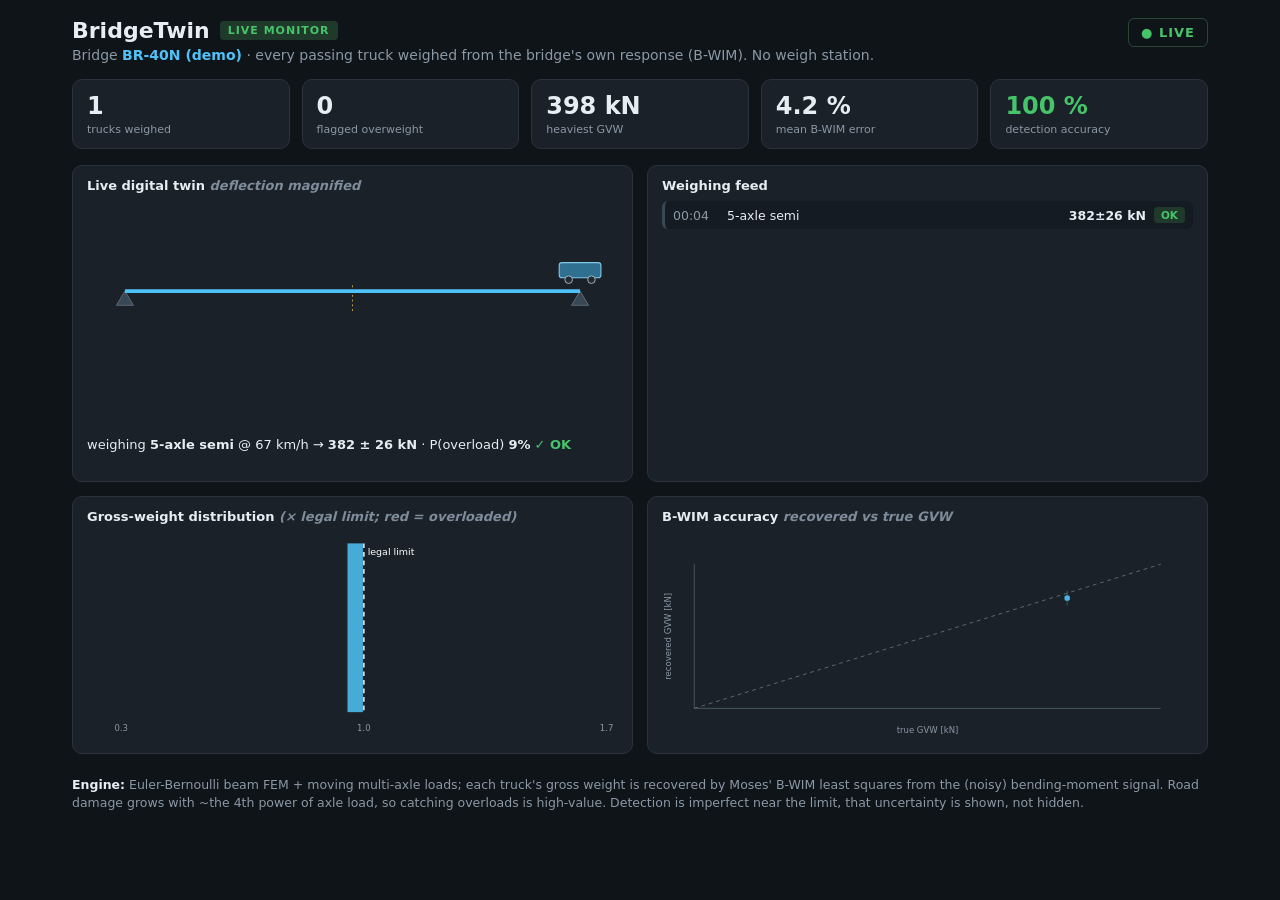
<file: web/dashboard.html>
<!DOCTYPE html>
<html lang="en">
<head>
  <meta charset="utf-8" />
  <meta name="viewport" content="width=device-width, initial-scale=1" />
  <title>BridgeTwin, live weigh-in-motion monitor</title>
  <link rel="stylesheet" href="style.css" />
</head>
<body class="dash">
  <header class="dash-head">
    <div>
      <h1>BridgeTwin <span class="tag">live monitor</span></h1>
      <p class="sub">Bridge <strong id="bridgeId">—</strong> · every passing
        truck weighed from the bridge's own response (B-WIM). No weigh station.</p>
    </div>
    <div class="status" id="statusPill">● LIVE</div>
  </header>

  <section class="kpis" id="kpis"></section>

  <section class="dash-grid">
    <div class="card twin">
      <div class="card-title">Live digital twin <span class="hint">deflection magnified</span></div>
      <svg id="twin" viewBox="0 0 560 240" preserveAspectRatio="xMidYMid meet"></svg>
      <div id="nowReading" class="now"></div>
    </div>
    <div class="card feed">
      <div class="card-title">Weighing feed</div>
      <div id="feed" class="feed-list"></div>
    </div>
  </section>

  <section class="dash-grid">
    <div class="card">
      <div class="card-title">Gross-weight distribution
        <span class="hint">(× legal limit; red = overloaded)</span></div>
      <svg id="hist" viewBox="0 0 560 220"></svg>
    </div>
    <div class="card">
      <div class="card-title">B-WIM accuracy <span class="hint">recovered vs true GVW</span></div>
      <svg id="scatter" viewBox="0 0 560 220"></svg>
    </div>
  </section>

  <footer>
    <p><strong>Engine:</strong> Euler-Bernoulli beam FEM + moving multi-axle loads;
      each truck's gross weight is recovered by Moses' B-WIM least squares from the
      (noisy) bending-moment signal. Road damage grows with ~the 4th power of axle
      load, so catching overloads is high-value. Detection is imperfect near the
      limit, that uncertainty is shown, not hidden.</p>
  </footer>

  <script src="../output/traffic_data.js"></script>
  <script src="dashboard.js"></script>
</body>
</html>
</file>
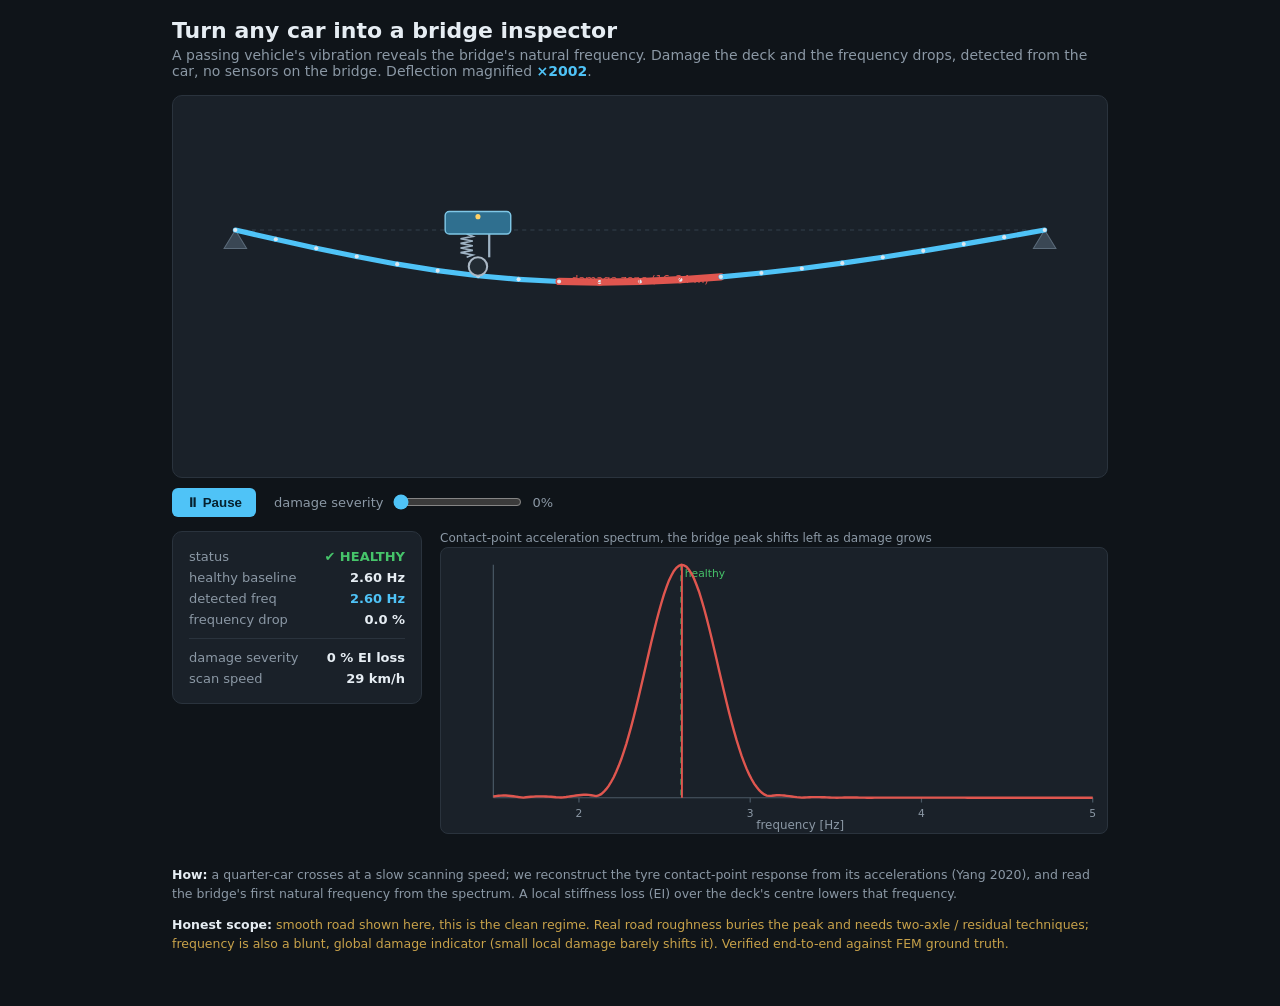
<file: web/driveby.html>
<!DOCTYPE html>
<html lang="en">
<head>
  <meta charset="utf-8" />
  <meta name="viewport" content="width=device-width, initial-scale=1" />
  <title>Drive-by bridge inspection, VBI simulator</title>
  <link rel="stylesheet" href="style.css" />
</head>
<body>
  <header>
    <h1>Turn any car into a bridge inspector</h1>
    <p class="sub">A passing vehicle's vibration reveals the bridge's natural
      frequency. Damage the deck and the frequency drops, detected from the car,
      no sensors on the bridge. Deflection magnified <strong id="magLabel">—</strong>.</p>
  </header>

  <section id="scene-wrap">
    <svg id="scene" viewBox="0 0 900 360" preserveAspectRatio="xMidYMid meet"></svg>
  </section>

  <section id="controls">
    <button id="playBtn">⏸ Pause</button>
    <label>damage severity
      <input id="sev" type="range" min="0" max="5" step="1" value="0" />
      <span id="sevLabel" class="hi">0%</span>
    </label>
  </section>

  <section id="panels">
    <div class="readout" id="health"></div>
    <div class="plots">
      <figure>
        <figcaption>Contact-point acceleration spectrum, the bridge peak shifts
          left as damage grows</figcaption>
        <svg id="spectrum" viewBox="0 0 560 240"></svg>
      </figure>
    </div>
  </section>

  <footer>
    <p><strong>How:</strong> a quarter-car crosses at a slow scanning speed; we
      reconstruct the tyre contact-point response from its accelerations (Yang
      2020), and read the bridge's first natural frequency from the spectrum. A
      local stiffness loss (EI) over the deck's centre lowers that frequency.</p>
    <p class="limit"><strong>Honest scope:</strong> smooth road shown here, this
      is the clean regime. Real road roughness buries the peak and needs
      two-axle / residual techniques; frequency is also a blunt, global damage
      indicator (small local damage barely shifts it). Verified end-to-end against
      FEM ground truth.</p>
  </footer>

  <script src="../output/driveby_data.js"></script>
  <script src="driveby.js"></script>
</body>
</html>
</file>
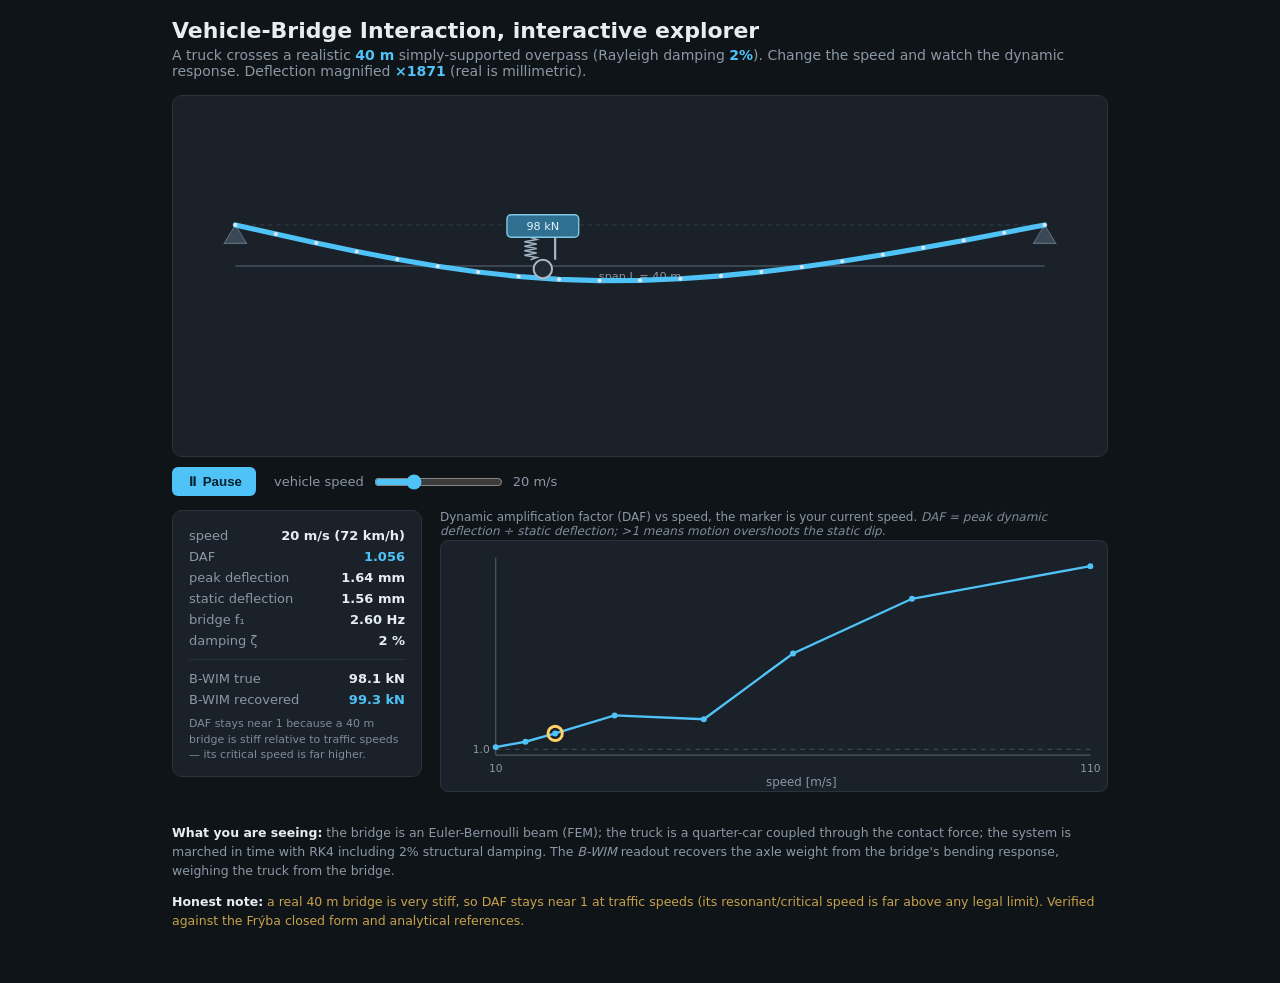
<file: web/explore.html>
<!DOCTYPE html>
<html lang="en">
<head>
  <meta charset="utf-8" />
  <meta name="viewport" content="width=device-width, initial-scale=1" />
  <title>Vehicle-Bridge Interaction explorer</title>
  <link rel="stylesheet" href="style.css" />
</head>
<body>
  <header>
    <h1>Vehicle-Bridge Interaction, interactive explorer</h1>
    <p class="sub">A truck crosses a realistic <strong>40 m</strong> simply-supported
      overpass (Rayleigh damping <strong id="zetaLabel">—</strong>). Change the
      speed and watch the dynamic response. Deflection magnified
      <strong id="magLabel">—</strong> (real is millimetric).</p>
  </header>

  <section id="scene-wrap">
    <svg id="scene" viewBox="0 0 900 340" preserveAspectRatio="xMidYMid meet"></svg>
  </section>

  <section id="controls">
    <button id="playBtn">⏸ Pause</button>
    <label>vehicle speed
      <input id="speed" type="range" min="0" max="7" step="1" value="2" />
      <span id="speedLabel" class="hi">—</span>
    </label>
  </section>

  <section id="panels">
    <div class="readout" id="readout"></div>
    <div class="plots">
      <figure>
        <figcaption>Dynamic amplification factor (DAF) vs speed, the marker is
          your current speed. <span class="hint">DAF = peak dynamic deflection ÷
          static deflection; &gt;1 means motion overshoots the static dip.</span></figcaption>
        <svg id="dafPlot" viewBox="0 0 560 210"></svg>
      </figure>
    </div>
  </section>

  <footer>
    <p><strong>What you are seeing:</strong> the bridge is an Euler-Bernoulli beam
      (FEM); the truck is a quarter-car coupled through the contact force; the
      system is marched in time with RK4 including 2% structural damping. The
      <em>B-WIM</em> readout recovers the axle weight from the bridge's bending
      response, weighing the truck from the bridge.</p>
    <p class="limit"><strong>Honest note:</strong> a real 40 m bridge is very stiff,
      so DAF stays near 1 at traffic speeds (its resonant/critical speed is far
      above any legal limit). Verified against the Frýba closed form and analytical
      references.</p>
  </footer>

  <script src="../output/explore_data.js"></script>
  <script src="explore.js"></script>
</body>
</html>
</file>
<file: web/style.css>
:root {
  --bg: #0f1419;
  --panel: #1a2129;
  --ink: #e6edf3;
  --muted: #8b98a5;
  --accent: #4fc3f7;
  --grid: #2a333d;
}

* { box-sizing: border-box; }

body {
  margin: 0;
  font-family: "Segoe UI", system-ui, sans-serif;
  background: var(--bg);
  color: var(--ink);
  padding: 18px 22px 40px;
  max-width: 980px;
  margin: 0 auto;
}

header h1 { margin: 0 0 4px; font-size: 22px; }
.sub { margin: 0; color: var(--muted); font-size: 14px; }
.sub strong { color: var(--accent); }

#scene-wrap {
  margin: 16px 0 10px;
  background: var(--panel);
  border: 1px solid var(--grid);
  border-radius: 10px;
  padding: 6px;
}
#scene { width: 100%; height: auto; display: block; }

#controls {
  display: flex;
  align-items: center;
  gap: 18px;
  flex-wrap: wrap;
  margin-bottom: 14px;
}
#controls button {
  background: var(--accent);
  color: #06212e;
  border: 0;
  border-radius: 6px;
  padding: 7px 14px;
  font-weight: 600;
  cursor: pointer;
}
#controls button:hover { filter: brightness(1.1); }
#controls label { font-size: 13px; color: var(--muted); display: flex; align-items: center; gap: 8px; }
#controls input[type=range] { accent-color: var(--accent); }
#scrub { width: 200px; }

#panels { display: grid; grid-template-columns: 250px 1fr; gap: 18px; align-items: start; }

.readout {
  background: var(--panel);
  border: 1px solid var(--grid);
  border-radius: 10px;
  padding: 14px 16px;
  font-size: 13px;
}
.readout .row { display: flex; justify-content: space-between; padding: 3px 0; }
.readout .row span:first-child { color: var(--muted); }
.readout .row span:last-child { font-variant-numeric: tabular-nums; font-weight: 600; }
.readout .group { border-top: 1px solid var(--grid); margin-top: 8px; padding-top: 8px; }
.readout .hi { color: var(--accent); }

.plots figure { margin: 0 0 10px; }
.plots figcaption { font-size: 12px; color: var(--muted); margin-bottom: 2px; }
.hint { color: #7f8c9b; font-style: italic; }
.readout .note { color: #7f8c9b; font-size: 11px; margin-top: 6px; line-height: 1.4; }
.plots svg {
  width: 100%; height: auto; display: block;
  background: var(--panel);
  border: 1px solid var(--grid);
  border-radius: 8px;
}

/* ---- BridgeTwin ops dashboard ---- */
body.dash { max-width: 1180px; }
.dash-head { display: flex; justify-content: space-between; align-items: flex-start; }
.dash-head h1 { display: flex; align-items: center; gap: 10px; }
.tag { font-size: 11px; font-weight: 600; letter-spacing: 1px; text-transform: uppercase;
  background: #1f3a2a; color: #46c46a; padding: 3px 8px; border-radius: 4px; }
.status { font-size: 13px; font-weight: 700; color: #46c46a; letter-spacing: 1px;
  border: 1px solid #2a4634; border-radius: 6px; padding: 6px 12px; }
.kpis { display: grid; grid-template-columns: repeat(5, 1fr); gap: 12px; margin: 16px 0; }
.kpi { background: var(--panel); border: 1px solid var(--grid); border-radius: 10px;
  padding: 12px 14px; }
.kpi .v { font-size: 24px; font-weight: 700; font-variant-numeric: tabular-nums; }
.kpi .l { font-size: 11px; color: var(--muted); margin-top: 3px; }
.kpi.warn .v { color: #e0564f; }
.kpi.good .v { color: #46c46a; }
.dash-grid { display: grid; grid-template-columns: 1fr 1fr; gap: 14px; margin-bottom: 14px; }
.card { background: var(--panel); border: 1px solid var(--grid); border-radius: 10px; padding: 12px 14px; }
.card-title { font-size: 13px; font-weight: 600; margin-bottom: 8px; }
.card svg { width: 100%; height: auto; display: block; }
.now { margin-top: 8px; font-size: 13px; min-height: 20px; }
.now .ov { color: #e0564f; font-weight: 700; }
.now .ok { color: #46c46a; font-weight: 700; }
.feed-list { height: 268px; overflow: hidden; display: flex; flex-direction: column; gap: 5px; }
.feed-row { display: grid; grid-template-columns: 46px 1fr auto auto; gap: 8px; align-items: center;
  font-size: 12.5px; padding: 6px 8px; background: #141b22; border-radius: 6px;
  border-left: 3px solid #3a4754; animation: slidein .3s ease; }
.feed-row.ov { border-left-color: #e0564f; }
.feed-row .t { color: var(--muted); font-variant-numeric: tabular-nums; }
.feed-row .w { font-weight: 700; font-variant-numeric: tabular-nums; }
.badge { font-size: 10.5px; font-weight: 700; padding: 2px 7px; border-radius: 4px; }
.badge.ov { background: #3a1f1f; color: #e0564f; }
.badge.ok { background: #1f3a2a; color: #46c46a; }
.badge.unc { background: #3a331f; color: #d9a441; }
.feed-row.unc { border-left-color: #d9a441; }
.now .unc { color: #d9a441; font-weight: 700; }
@keyframes slidein { from { opacity: 0; transform: translateY(-6px); } to { opacity: 1; } }

footer { margin-top: 22px; font-size: 12.5px; color: var(--muted); line-height: 1.5; }
footer strong { color: var(--ink); }
footer .limit { color: #c8a24a; }
</file>
